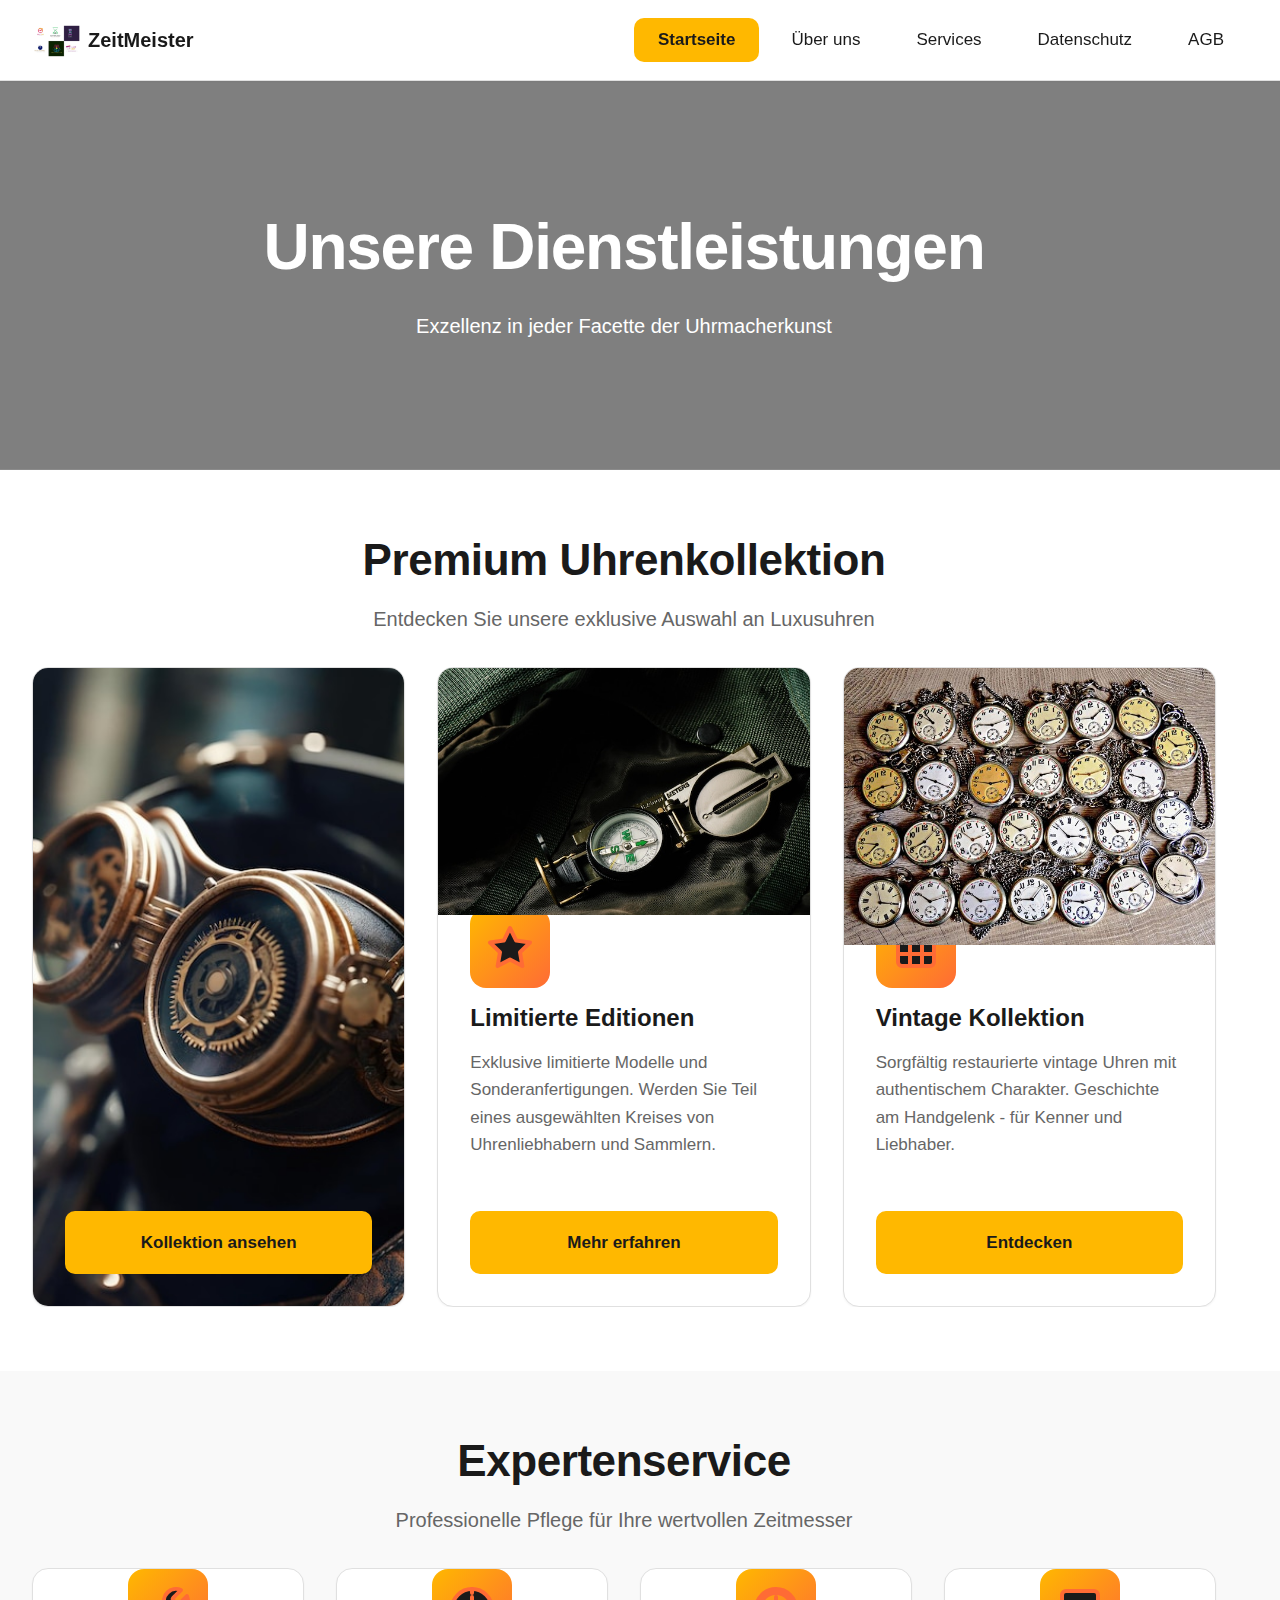
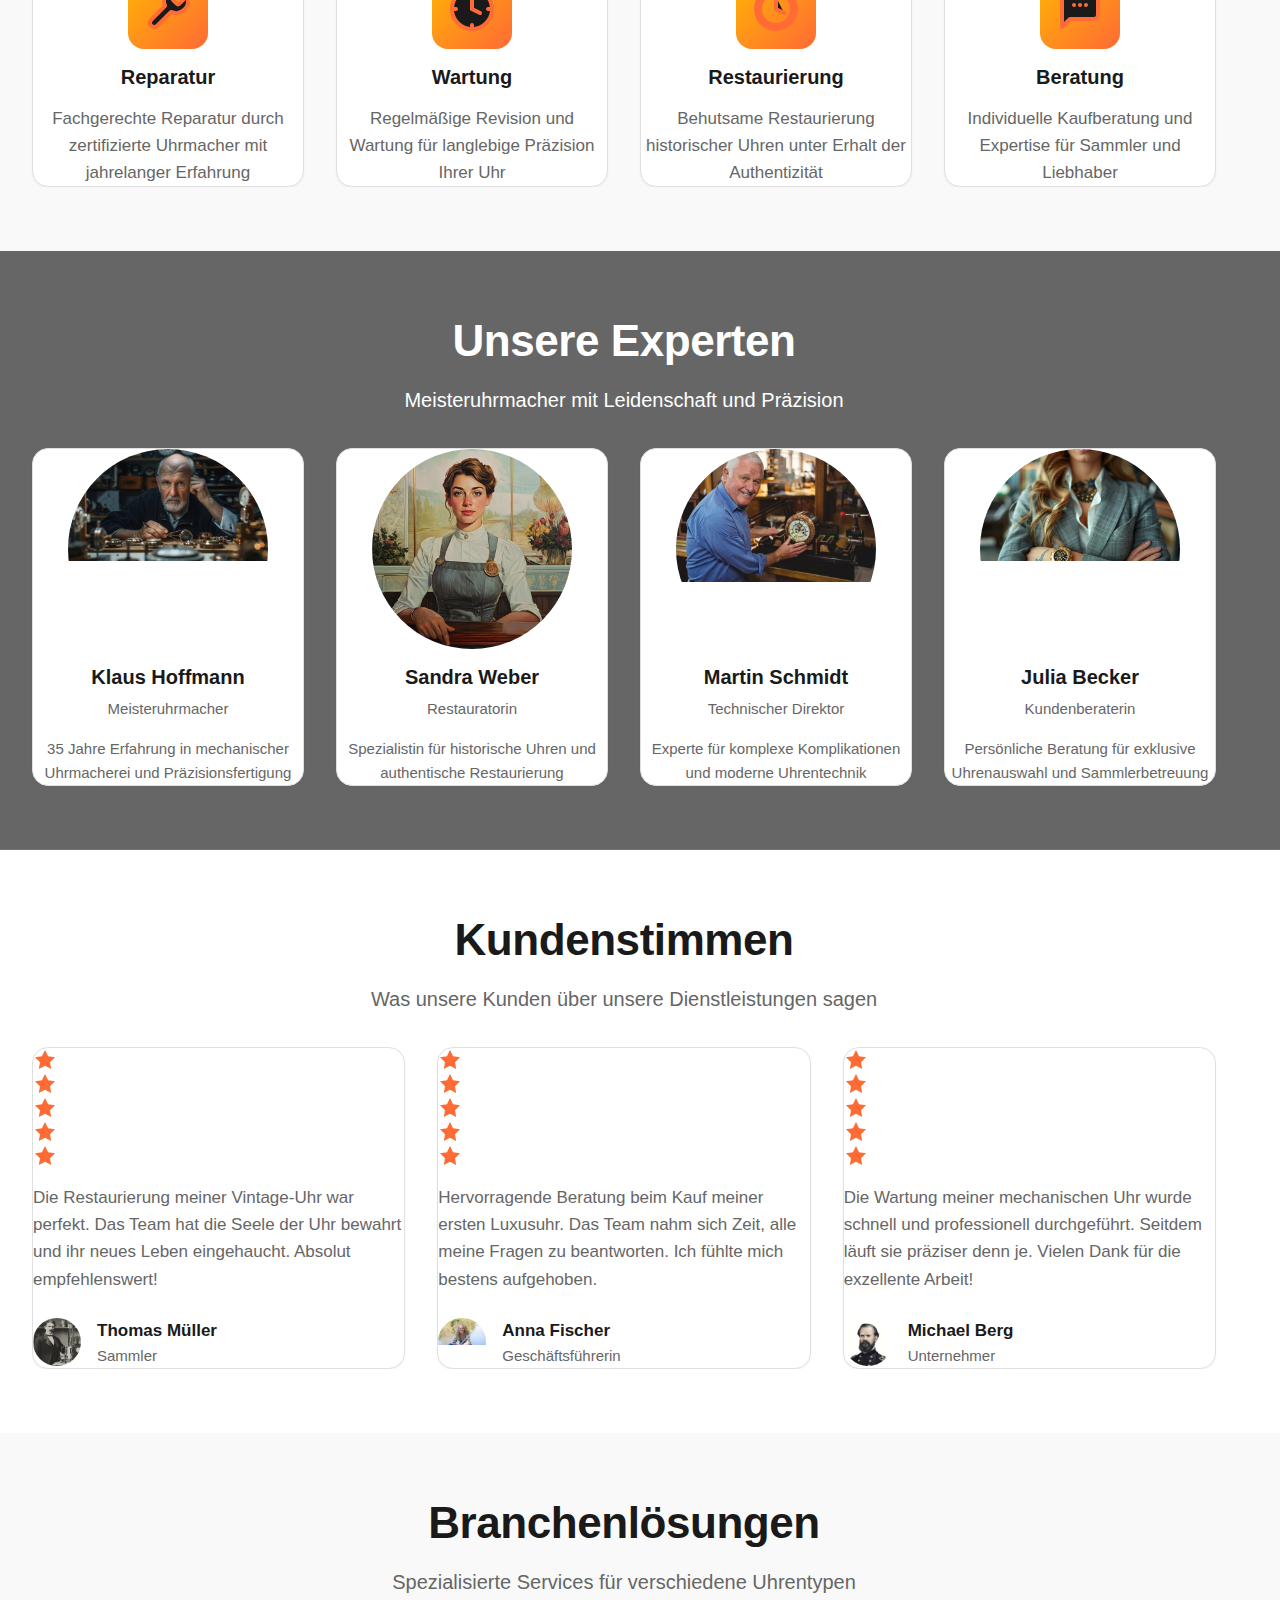
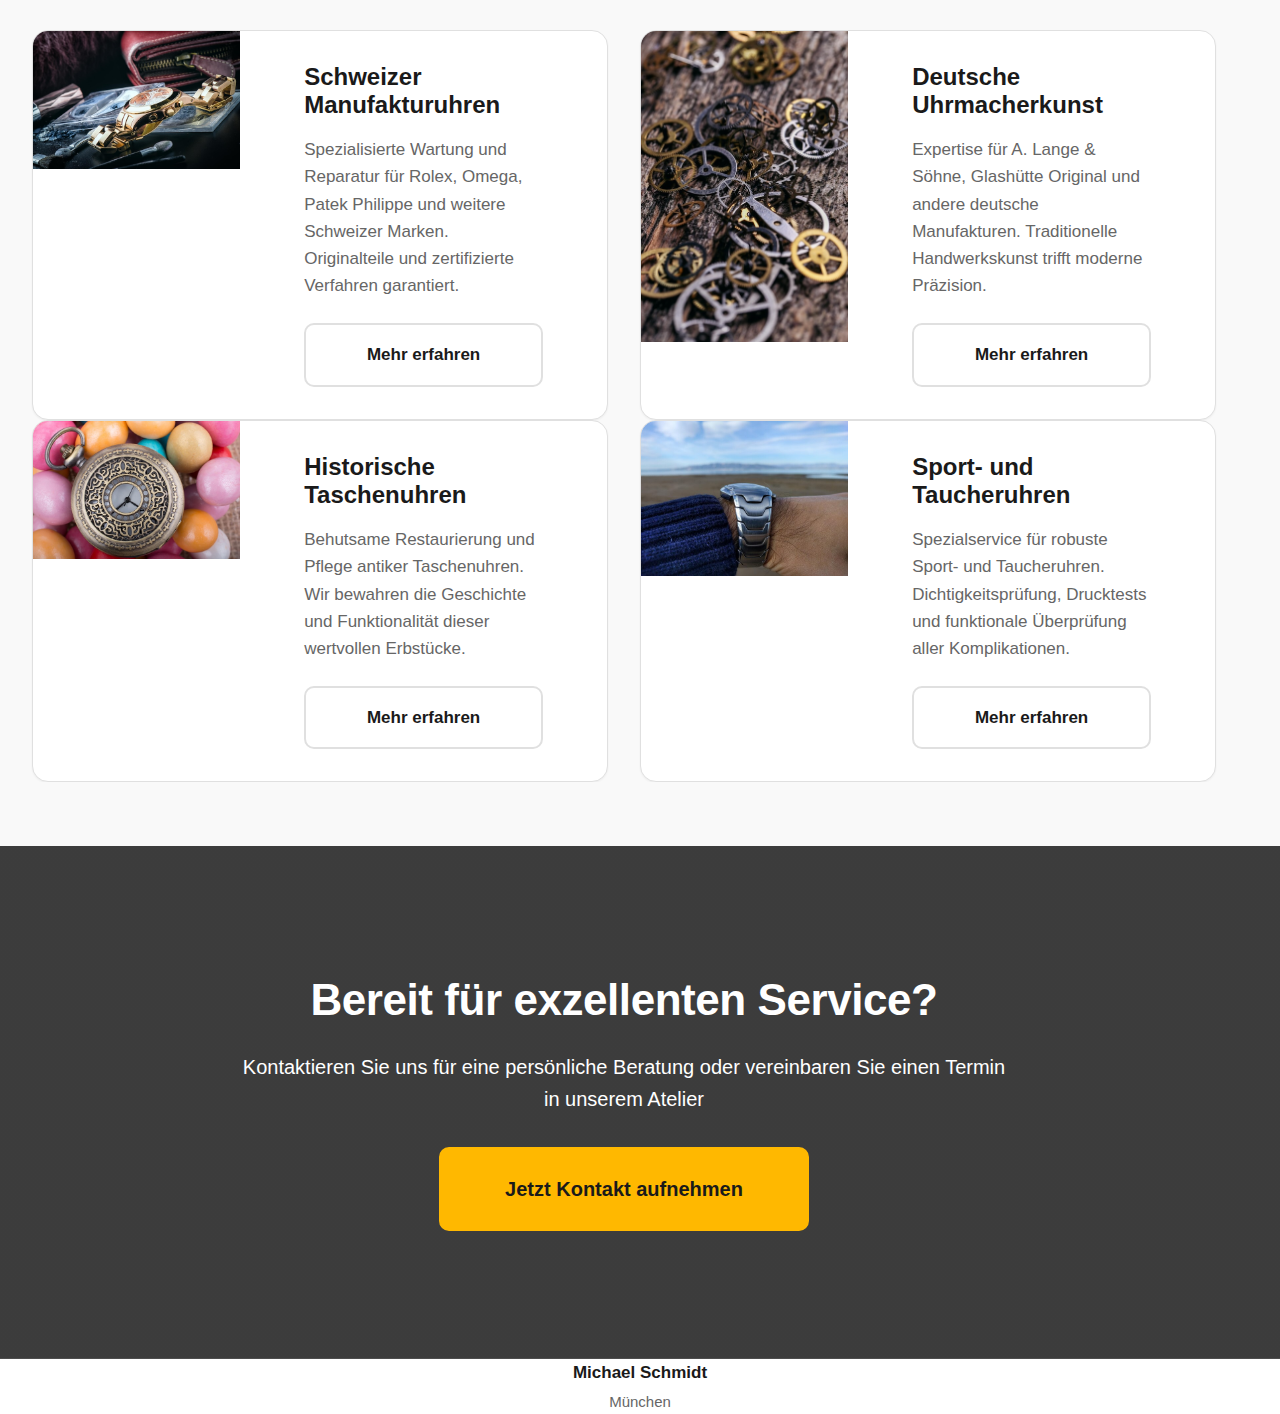
<file: services.html>
<!DOCTYPE html><html lang="de"><head>
  <meta charset="UTF-8">
  <meta name="viewport" content="width=device-width, initial-scale=1.0">
  <meta name="description" content="Entdecken Sie unsere Premium-Uhrenkollektion und Dienstleistungen. Luxusuhren, Reparatur, Wartung und Beratung von Experten.">
  <meta property="og:title" content="Unsere Dienstleistungen - Zeitkunst">
  <meta property="og:description" content="Entdecken Sie unsere Premium-Uhrenkollektion und Dienstleistungen. Luxusuhren, Reparatur, Wartung und Beratung von Experten.">
  <meta property="og:type" content="website">
  <meta property="og:url" content="https://domain.com/services.html">
  <meta property="og:image" content="https://images.unsplash.com/photo-1587836374828-4dbafa94cf0e?w=1200&amp;h=630&amp;fit=crop">
  <link rel="canonical" href="https://domain.com/services.html">
  <title>Unsere Dienstleistungen - Zeitkunst</title>
  <link rel="stylesheet" href="style.css">
  <link rel="icon" type="image/png" href="/favicon.png">
  <link rel="apple-touch-icon" href="/apple-touch-icon.png">
 </head>
 <body>
  <header class="l-header">
   <div class="l-container l-header__inner">
    <div class="l-header__brand">
     <a href="index.html" class="c-logo"> <img src="img/eine-collage-von-logos-fur-zeit-und-zeit-im-jahr.jpg" alt="ZeitMeister Logo" class="c-logo__img" width="150" height="40" decoding="async" loading="eager"> <span class="c-logo__text">ZeitMeister</span> </a>
    </div>
    <nav class="c-nav" id="main-nav" aria-label="Hauptnavigation">
     <button type="button" class="c-nav__toggle" aria-controls="main-nav" aria-expanded="false" aria-label="Menü umschalten"><span class="c-nav__toggle-icon"></span></button>
     <ul class="c-nav__list">
      <li class="c-nav__item"><a href="index.html" class="c-nav__link" aria-current="page">Startseite</a></li>
      <li class="c-nav__item"><a href="about.html" class="c-nav__link">Über uns</a></li>
      <li class="c-nav__item"><a href="services.html" class="c-nav__link">Services</a></li>
      <li class="c-nav__item"><a href="privacy.html" class="c-nav__link">Datenschutz</a></li>
      <li class="c-nav__item"><a href="terms.html" class="c-nav__link">AGB</a></li>
     </ul>
    </nav>
   </div>
  </header>
  <main>
   <section class="l-section l-section--hero" style="background-image: linear-gradient(rgba(0, 0, 0, 0.5), rgba(0, 0, 0, 0.5)), url('https://images.unsplash.com/photo-1587836374828-4dbafa94cf0e?w=1920&amp;h=800&amp;fit=crop'); background-size: cover; background-position: center; background-repeat: no-repeat;">
    <div class="l-container">
     <div class="row justify-content-center text-center py-5">
      <div class="col-12 col-lg-10" data-aos="fade-up">
       <h1 class="display-3 fw-bold text-white mb-4">Unsere Dienstleistungen</h1>
       <p class="lead text-white mb-0">Exzellenz in jeder Facette der Uhrmacherkunst</p>
      </div>
     </div>
    </div>
   </section>
   <section class="l-section py-5">
    <div class="l-container">
     <div class="row mb-5">
      <div class="col-12 text-center" data-aos="fade-up">
       <h2 class="h1 fw-bold mb-3">Premium Uhrenkollektion</h2>
       <p class="lead text-muted">Entdecken Sie unsere exklusive Auswahl an Luxusuhren</p>
      </div>
     </div>
     <div class="row g-4">
      <div class="col-12 col-md-6 col-lg-4" data-aos="fade-up" data-aos-delay="100">
       <div class="c-card h-100 d-flex flex-column">
        <div class="ratio ratio-16x9">
         <img src="img/2857.jpg" alt="Luxusuhren, mechanische Zeitmesser, Premium Kollektion" class="img-fluid" style="object-fit: cover;" width="600" height="400" loading="lazy">
        </div>
        <div class="c-card__body p-4">
         <div class="c-icon-wrapper mb-3">
          <svg class="c-icon" width="48" height="48" viewBox="0 0 24 24" fill="none" xmlns="http://www.w3.org/2000/svg">
           <circle cx="12" cy="12" r="10" stroke="#FF6B35" stroke-width="2"></circle> <path d="M12 6V12L16 14" stroke="#FF6B35" stroke-width="2" stroke-linecap="round"></path>
          </svg>
         </div>
         <h3 class="h4 fw-bold mb-3">Mechanische Meisterwerke</h3>
         <p class="text-muted mb-4">Handverlesene mechanische Uhren von renommierten Manufakturen. Jedes Stück ein Kunstwerk präziser Ingenieurskunst und zeitloser Eleganz.</p>
         <a href="index.html#kontakt" class="c-button c-button--primary mt-auto">Kollektion ansehen</a>
        </div>
       </div>
      </div>
      <div class="col-12 col-md-6 col-lg-4" data-aos="fade-up" data-aos-delay="200">
       <div class="c-card h-100 d-flex flex-column">
        <div class="ratio ratio-16x9">
         <img src="img/1937.jpg" alt="Automatikuhren, Schweizer Uhren, Premium Zeitmesser" class="img-fluid" style="object-fit: cover;" width="600" height="400" loading="lazy">
        </div>
        <div class="c-card__body p-4">
         <div class="c-icon-wrapper mb-3">
          <svg class="c-icon" width="48" height="48" viewBox="0 0 24 24" fill="none" xmlns="http://www.w3.org/2000/svg">
           <path d="M12 2L15.09 8.26L22 9.27L17 14.14L18.18 21.02L12 17.77L5.82 21.02L7 14.14L2 9.27L8.91 8.26L12 2Z" stroke="#FF6B35" stroke-width="2" stroke-linecap="round" stroke-linejoin="round"></path>
          </svg>
         </div>
         <h3 class="h4 fw-bold mb-3">Limitierte Editionen</h3>
         <p class="text-muted mb-4">Exklusive limitierte Modelle und Sonderanfertigungen. Werden Sie Teil eines ausgewählten Kreises von Uhrenliebhabern und Sammlern.</p>
         <a href="index.html#kontakt" class="c-button c-button--primary mt-auto">Mehr erfahren</a>
        </div>
       </div>
      </div>
      <div class="col-12 col-md-6 col-lg-4" data-aos="fade-up" data-aos-delay="300">
       <div class="c-card h-100 d-flex flex-column">
        <div class="ratio ratio-16x9">
         <img src="img/20110202.jpg" alt="Vintage Uhren, Klassische Zeitmesser, Antike Uhren" class="img-fluid" style="object-fit: cover;" width="600" height="400" loading="lazy">
        </div>
        <div class="c-card__body p-4">
         <div class="c-icon-wrapper mb-3">
          <svg class="c-icon" width="48" height="48" viewBox="0 0 24 24" fill="none" xmlns="http://www.w3.org/2000/svg">
           <rect x="3" y="3" width="18" height="18" rx="2" stroke="#FF6B35" stroke-width="2"></rect> <path d="M9 3V21M15 3V21M3 9H21M3 15H21" stroke="#FF6B35" stroke-width="2"></path>
          </svg>
         </div>
         <h3 class="h4 fw-bold mb-3">Vintage Kollektion</h3>
         <p class="text-muted mb-4">Sorgfältig restaurierte vintage Uhren mit authentischem Charakter. Geschichte am Handgelenk - für Kenner und Liebhaber.</p>
         <a href="index.html#kontakt" class="c-button c-button--primary mt-auto">Entdecken</a>
        </div>
       </div>
      </div>
     </div>
    </div>
   </section>
   <section class="l-section py-5" style="background-color: #f9f9f9;">
    <div class="l-container">
     <div class="row mb-5">
      <div class="col-12 text-center" data-aos="fade-up">
       <h2 class="h1 fw-bold mb-3">Expertenservice</h2>
       <p class="lead text-muted">Professionelle Pflege für Ihre wertvollen Zeitmesser</p>
      </div>
     </div>
     <div class="row g-4">
      <div class="col-12 col-md-6 col-lg-3" data-aos="fade-up" data-aos-delay="100">
       <div class="c-card h-100 text-center p-4">
        <div class="c-icon-wrapper mb-3 mx-auto">
         <svg class="c-icon" width="64" height="64" viewBox="0 0 24 24" fill="none" xmlns="http://www.w3.org/2000/svg">
          <path d="M14.7 6.3a1 1 0 0 0 0 1.4l1.6 1.6a1 1 0 0 0 1.4 0l3.77-3.77a6 6 0 0 1-7.94 7.94l-6.91 6.91a2.12 2.12 0 0 1-3-3l6.91-6.91a6 6 0 0 1 7.94-7.94l-3.76 3.76z" stroke="#FF6B35" stroke-width="2" stroke-linecap="round" stroke-linejoin="round"></path>
         </svg>
        </div>
        <h3 class="h5 fw-bold mb-3">Reparatur</h3>
        <p class="text-muted mb-0">Fachgerechte Reparatur durch zertifizierte Uhrmacher mit jahrelanger Erfahrung</p>
       </div>
      </div>
      <div class="col-12 col-md-6 col-lg-3" data-aos="fade-up" data-aos-delay="200">
       <div class="c-card h-100 text-center p-4">
        <div class="c-icon-wrapper mb-3 mx-auto">
         <svg class="c-icon" width="64" height="64" viewBox="0 0 24 24" fill="none" xmlns="http://www.w3.org/2000/svg">
          <circle cx="12" cy="12" r="10" stroke="#FF6B35" stroke-width="2"></circle> <path d="M12 6v6l4 2" stroke="#FF6B35" stroke-width="2" stroke-linecap="round"></path> <path d="M12 2v2M12 20v2M2 12h2M20 12h2" stroke="#FF6B35" stroke-width="2" stroke-linecap="round"></path>
         </svg>
        </div>
        <h3 class="h5 fw-bold mb-3">Wartung</h3>
        <p class="text-muted mb-0">Regelmäßige Revision und Wartung für langlebige Präzision Ihrer Uhr</p>
       </div>
      </div>
      <div class="col-12 col-md-6 col-lg-3" data-aos="fade-up" data-aos-delay="300">
       <div class="c-card h-100 text-center p-4">
        <div class="c-icon-wrapper mb-3 mx-auto">
         <svg class="c-icon" width="64" height="64" viewBox="0 0 24 24" fill="none" xmlns="http://www.w3.org/2000/svg">
          <path d="M12 2C6.48 2 2 6.48 2 12s4.48 10 10 10 10-4.48 10-10S17.52 2 12 2zm0 18c-4.41 0-8-3.59-8-8s3.59-8 8-8 8 3.59 8 8-3.59 8-8 8z" stroke="#FF6B35" stroke-width="2"></path> <path d="M12 6v6l4 2" stroke="#FF6B35" stroke-width="2" stroke-linecap="round"></path>
         </svg>
        </div>
        <h3 class="h5 fw-bold mb-3">Restaurierung</h3>
        <p class="text-muted mb-0">Behutsame Restaurierung historischer Uhren unter Erhalt der Authentizität</p>
       </div>
      </div>
      <div class="col-12 col-md-6 col-lg-3" data-aos="fade-up" data-aos-delay="400">
       <div class="c-card h-100 text-center p-4">
        <div class="c-icon-wrapper mb-3 mx-auto">
         <svg class="c-icon" width="64" height="64" viewBox="0 0 24 24" fill="none" xmlns="http://www.w3.org/2000/svg">
          <path d="M21 15a2 2 0 0 1-2 2H7l-4 4V5a2 2 0 0 1 2-2h14a2 2 0 0 1 2 2z" stroke="#FF6B35" stroke-width="2" stroke-linecap="round" stroke-linejoin="round"></path> <circle cx="9" cy="10" r="1" fill="#FF6B35"></circle> <circle cx="12" cy="10" r="1" fill="#FF6B35"></circle> <circle cx="15" cy="10" r="1" fill="#FF6B35"></circle>
         </svg>
        </div>
        <h3 class="h5 fw-bold mb-3">Beratung</h3>
        <p class="text-muted mb-0">Individuelle Kaufberatung und Expertise für Sammler und Liebhaber</p>
       </div>
      </div>
     </div>
    </div>
   </section>
   <section class="l-section py-5" style="background-image: linear-gradient(rgba(0, 0, 0, 0.6), rgba(0, 0, 0, 0.6)), url('https://images.unsplash.com/photo-1611088568357-f6b5b6a0b6f3?w=1920&amp;h=800&amp;fit=crop'); background-size: cover; background-position: center; background-repeat: no-repeat;">
    <div class="l-container">
     <div class="row mb-5">
      <div class="col-12 text-center" data-aos="fade-up">
       <h2 class="h1 fw-bold mb-3 text-white">Unsere Experten</h2>
       <p class="lead text-white">Meisteruhrmacher mit Leidenschaft und Präzision</p>
      </div>
     </div>
     <div class="row g-4">
      <div class="col-12 col-md-6 col-lg-3" data-aos="fade-up" data-aos-delay="100">
       <div class="c-card h-100 text-center p-4">
        <div class="ratio ratio-1x1 mb-3 mx-auto" style="max-width: 200px; border-radius: 50%; overflow: hidden;">
         <img src="img/476490.jpg" alt="Klaus Hoffmann, Meisteruhrmacher, Experte" class="img-fluid" style="object-fit: cover;" width="400" height="400" loading="lazy">
        </div>
        <h3 class="h5 fw-bold mb-2">Klaus Hoffmann</h3>
        <p class="text-muted small mb-3">Meisteruhrmacher</p>
        <p class="small text-muted mb-0">35 Jahre Erfahrung in mechanischer Uhrmacherei und Präzisionsfertigung</p>
       </div>
      </div>
      <div class="col-12 col-md-6 col-lg-3" data-aos="fade-up" data-aos-delay="200">
       <div class="c-card h-100 text-center p-4">
        <div class="ratio ratio-1x1 mb-3 mx-auto" style="max-width: 200px; border-radius: 50%; overflow: hidden;">
         <img src="img/8871.jpg" alt="Sandra Weber, Restauratorin, Vintage Expertin" class="img-fluid" style="object-fit: cover;" width="400" height="400" loading="lazy">
        </div>
        <h3 class="h5 fw-bold mb-2">Sandra Weber</h3>
        <p class="text-muted small mb-3">Restauratorin</p>
        <p class="small text-muted mb-0">Spezialistin für historische Uhren und authentische Restaurierung</p>
       </div>
      </div>
      <div class="col-12 col-md-6 col-lg-3" data-aos="fade-up" data-aos-delay="300">
       <div class="c-card h-100 text-center p-4">
        <div class="ratio ratio-1x1 mb-3 mx-auto" style="max-width: 200px; border-radius: 50%; overflow: hidden;">
         <img src="img/69133.jpg" alt="Martin Schmidt, Technischer Direktor, Uhrentechnik" class="img-fluid" style="object-fit: cover;" width="400" height="400" loading="lazy">
        </div>
        <h3 class="h5 fw-bold mb-2">Martin Schmidt</h3>
        <p class="text-muted small mb-3">Technischer Direktor</p>
        <p class="small text-muted mb-0">Experte für komplexe Komplikationen und moderne Uhrentechnik</p>
       </div>
      </div>
      <div class="col-12 col-md-6 col-lg-3" data-aos="fade-up" data-aos-delay="400">
       <div class="c-card h-100 text-center p-4">
        <div class="ratio ratio-1x1 mb-3 mx-auto" style="max-width: 200px; border-radius: 50%; overflow: hidden;">
         <img src="img/1152.jpg" alt="Julia Becker, Kundenberaterin, Luxusuhren" class="img-fluid" style="object-fit: cover;" width="400" height="400" loading="lazy">
        </div>
        <h3 class="h5 fw-bold mb-2">Julia Becker</h3>
        <p class="text-muted small mb-3">Kundenberaterin</p>
        <p class="small text-muted mb-0">Persönliche Beratung für exklusive Uhrenauswahl und Sammlerbetreuung</p>
       </div>
      </div>
     </div>
    </div>
   </section>
   <section class="l-section py-5">
    <div class="l-container">
     <div class="row mb-5">
      <div class="col-12 text-center" data-aos="fade-up">
       <h2 class="h1 fw-bold mb-3">Kundenstimmen</h2>
       <p class="lead text-muted">Was unsere Kunden über unsere Dienstleistungen sagen</p>
      </div>
     </div>
     <div class="row g-4">
      <div class="col-12 col-lg-4" data-aos="fade-up" data-aos-delay="100">
       <div class="c-card h-100 p-4">
        <div class="mb-3">
         <svg width="24" height="24" viewBox="0 0 24 24" fill="#FF6B35" xmlns="http://www.w3.org/2000/svg">
          <path d="M12 2L15.09 8.26L22 9.27L17 14.14L18.18 21.02L12 17.77L5.82 21.02L7 14.14L2 9.27L8.91 8.26L12 2Z"></path>
         </svg>
         <svg width="24" height="24" viewBox="0 0 24 24" fill="#FF6B35" xmlns="http://www.w3.org/2000/svg">
          <path d="M12 2L15.09 8.26L22 9.27L17 14.14L18.18 21.02L12 17.77L5.82 21.02L7 14.14L2 9.27L8.91 8.26L12 2Z"></path>
         </svg>
         <svg width="24" height="24" viewBox="0 0 24 24" fill="#FF6B35" xmlns="http://www.w3.org/2000/svg">
          <path d="M12 2L15.09 8.26L22 9.27L17 14.14L18.18 21.02L12 17.77L5.82 21.02L7 14.14L2 9.27L8.91 8.26L12 2Z"></path>
         </svg>
         <svg width="24" height="24" viewBox="0 0 24 24" fill="#FF6B35" xmlns="http://www.w3.org/2000/svg">
          <path d="M12 2L15.09 8.26L22 9.27L17 14.14L18.18 21.02L12 17.77L5.82 21.02L7 14.14L2 9.27L8.91 8.26L12 2Z"></path>
         </svg>
         <svg width="24" height="24" viewBox="0 0 24 24" fill="#FF6B35" xmlns="http://www.w3.org/2000/svg">
          <path d="M12 2L15.09 8.26L22 9.27L17 14.14L18.18 21.02L12 17.77L5.82 21.02L7 14.14L2 9.27L8.91 8.26L12 2Z"></path>
         </svg>
        </div>
        <p class="text-muted mb-4">Die Restaurierung meiner Vintage-Uhr war perfekt. Das Team hat die Seele der Uhr bewahrt und ihr neues Leben eingehaucht. Absolut empfehlenswert!</p>
        <div class="d-flex align-items-center">
         <div class="ratio ratio-1x1 me-3" style="width: 48px; height: 48px; border-radius: 50%; overflow: hidden; flex-shrink: 0;">
          <img src="img/52659.jpg" alt="Thomas Müller" class="img-fluid" style="object-fit: cover;" width="100" height="100" loading="lazy">
         </div>
         <div>
          <p class="fw-bold mb-0">Thomas Müller</p>
          <p class="small text-muted mb-0">Sammler</p>
         </div>
        </div>
       </div>
      </div>
      <div class="col-12 col-lg-4" data-aos="fade-up" data-aos-delay="200">
       <div class="c-card h-100 p-4">
        <div class="mb-3">
         <svg width="24" height="24" viewBox="0 0 24 24" fill="#FF6B35" xmlns="http://www.w3.org/2000/svg">
          <path d="M12 2L15.09 8.26L22 9.27L17 14.14L18.18 21.02L12 17.77L5.82 21.02L7 14.14L2 9.27L8.91 8.26L12 2Z"></path>
         </svg>
         <svg width="24" height="24" viewBox="0 0 24 24" fill="#FF6B35" xmlns="http://www.w3.org/2000/svg">
          <path d="M12 2L15.09 8.26L22 9.27L17 14.14L18.18 21.02L12 17.77L5.82 21.02L7 14.14L2 9.27L8.91 8.26L12 2Z"></path>
         </svg>
         <svg width="24" height="24" viewBox="0 0 24 24" fill="#FF6B35" xmlns="http://www.w3.org/2000/svg">
          <path d="M12 2L15.09 8.26L22 9.27L17 14.14L18.18 21.02L12 17.77L5.82 21.02L7 14.14L2 9.27L8.91 8.26L12 2Z"></path>
         </svg>
         <svg width="24" height="24" viewBox="0 0 24 24" fill="#FF6B35" xmlns="http://www.w3.org/2000/svg">
          <path d="M12 2L15.09 8.26L22 9.27L17 14.14L18.18 21.02L12 17.77L5.82 21.02L7 14.14L2 9.27L8.91 8.26L12 2Z"></path>
         </svg>
         <svg width="24" height="24" viewBox="0 0 24 24" fill="#FF6B35" xmlns="http://www.w3.org/2000/svg">
          <path d="M12 2L15.09 8.26L22 9.27L17 14.14L18.18 21.02L12 17.77L5.82 21.02L7 14.14L2 9.27L8.91 8.26L12 2Z"></path>
         </svg>
        </div>
        <p class="text-muted mb-4">Hervorragende Beratung beim Kauf meiner ersten Luxusuhr. Das Team nahm sich Zeit, alle meine Fragen zu beantworten. Ich fühlte mich bestens aufgehoben.</p>
        <div class="d-flex align-items-center">
         <div class="ratio ratio-1x1 me-3" style="width: 48px; height: 48px; border-radius: 50%; overflow: hidden; flex-shrink: 0;">
          <img src="img/23632573.jpg" alt="Anna Fischer" class="img-fluid" style="object-fit: cover;" width="100" height="100" loading="lazy">
         </div>
         <div>
          <p class="fw-bold mb-0">Anna Fischer</p>
          <p class="small text-muted mb-0">Geschäftsführerin</p>
         </div>
        </div>
       </div>
      </div>
      <div class="col-12 col-lg-4" data-aos="fade-up" data-aos-delay="300">
       <div class="c-card h-100 p-4">
        <div class="mb-3">
         <svg width="24" height="24" viewBox="0 0 24 24" fill="#FF6B35" xmlns="http://www.w3.org/2000/svg">
          <path d="M12 2L15.09 8.26L22 9.27L17 14.14L18.18 21.02L12 17.77L5.82 21.02L7 14.14L2 9.27L8.91 8.26L12 2Z"></path>
         </svg>
         <svg width="24" height="24" viewBox="0 0 24 24" fill="#FF6B35" xmlns="http://www.w3.org/2000/svg">
          <path d="M12 2L15.09 8.26L22 9.27L17 14.14L18.18 21.02L12 17.77L5.82 21.02L7 14.14L2 9.27L8.91 8.26L12 2Z"></path>
         </svg>
         <svg width="24" height="24" viewBox="0 0 24 24" fill="#FF6B35" xmlns="http://www.w3.org/2000/svg">
          <path d="M12 2L15.09 8.26L22 9.27L17 14.14L18.18 21.02L12 17.77L5.82 21.02L7 14.14L2 9.27L8.91 8.26L12 2Z"></path>
         </svg>
         <svg width="24" height="24" viewBox="0 0 24 24" fill="#FF6B35" xmlns="http://www.w3.org/2000/svg">
          <path d="M12 2L15.09 8.26L22 9.27L17 14.14L18.18 21.02L12 17.77L5.82 21.02L7 14.14L2 9.27L8.91 8.26L12 2Z"></path>
         </svg>
         <svg width="24" height="24" viewBox="0 0 24 24" fill="#FF6B35" xmlns="http://www.w3.org/2000/svg">
          <path d="M12 2L15.09 8.26L22 9.27L17 14.14L18.18 21.02L12 17.77L5.82 21.02L7 14.14L2 9.27L8.91 8.26L12 2Z"></path>
         </svg>
        </div>
        <p class="text-muted mb-4">Die Wartung meiner mechanischen Uhr wurde schnell und professionell durchgeführt. Seitdem läuft sie präziser denn je. Vielen Dank für die exzellente Arbeit!</p>
        <div class="d-flex align-items-center">
         <div class="ratio ratio-1x1 me-3" style="width: 48px; height: 48px; border-radius: 50%; overflow: hidden; flex-shrink: 0;">
          <img src="img/1687.jpg" alt="Michael Berg" class="img-fluid" style="object-fit: cover;" width="100" height="100" loading="lazy">
         </div>
         <div>
          <p class="fw-bold mb-0">Michael Berg</p>
          <p class="small text-muted mb-0">Unternehmer</p>
         </div>
        </div>
       </div>
      </div>
     </div>
    </div>
   </section>
   <section class="l-section py-5" style="background-color: #f9f9f9;">
    <div class="l-container">
     <div class="row mb-5">
      <div class="col-12 text-center" data-aos="fade-up">
       <h2 class="h1 fw-bold mb-3">Branchenlösungen</h2>
       <p class="lead text-muted">Spezialisierte Services für verschiedene Uhrentypen</p>
      </div>
     </div>
     <div class="row g-4">
      <div class="col-12 col-md-6" data-aos="fade-up" data-aos-delay="100">
       <div class="c-card h-100">
        <div class="row g-0 h-100">
         <div class="col-md-5">
          <div class="ratio ratio-4x3 h-100">
           <img src="img/2349.jpg" alt="Schweizer Uhren, Luxusuhren, Präzisionsuhren" class="img-fluid" style="object-fit: cover;" width="600" height="400" loading="lazy">
          </div>
         </div>
         <div class="col-md-7">
          <div class="c-card__body p-4 d-flex flex-column h-100">
           <h3 class="h4 fw-bold mb-3">Schweizer Manufakturuhren</h3>
           <p class="text-muted mb-4">Spezialisierte Wartung und Reparatur für Rolex, Omega, Patek Philippe und weitere Schweizer Marken. Originalteile und zertifizierte Verfahren garantiert.</p>
           <a href="index.html#kontakt" class="c-button c-button--outline mt-auto">Mehr erfahren</a>
          </div>
         </div>
        </div>
       </div>
      </div>
      <div class="col-12 col-md-6" data-aos="fade-up" data-aos-delay="200">
       <div class="c-card h-100">
        <div class="row g-0 h-100">
         <div class="col-md-5">
          <div class="ratio ratio-4x3 h-100">
           <img src="img/1591.jpg" alt="Deutsche Uhren, Glashütte, Präzisionsuhrwerke" class="img-fluid" style="object-fit: cover;" width="600" height="400" loading="lazy">
          </div>
         </div>
         <div class="col-md-7">
          <div class="c-card__body p-4 d-flex flex-column h-100">
           <h3 class="h4 fw-bold mb-3">Deutsche Uhrmacherkunst</h3>
           <p class="text-muted mb-4">Expertise für A. Lange &amp; Söhne, Glashütte Original und andere deutsche Manufakturen. Traditionelle Handwerkskunst trifft moderne Präzision.</p>
           <a href="index.html#kontakt" class="c-button c-button--outline mt-auto">Mehr erfahren</a>
          </div>
         </div>
        </div>
       </div>
      </div>
      <div class="col-12 col-md-6" data-aos="fade-up" data-aos-delay="300">
       <div class="c-card h-100">
        <div class="row g-0 h-100">
         <div class="col-md-5">
          <div class="ratio ratio-4x3 h-100">
           <img src="img/12832.jpg" alt="Taschenuhren, Antike Uhren, Vintage Zeitmesser" class="img-fluid" style="object-fit: cover;" width="600" height="400" loading="lazy">
          </div>
         </div>
         <div class="col-md-7">
          <div class="c-card__body p-4 d-flex flex-column h-100">
           <h3 class="h4 fw-bold mb-3">Historische Taschenuhren</h3>
           <p class="text-muted mb-4">Behutsame Restaurierung und Pflege antiker Taschenuhren. Wir bewahren die Geschichte und Funktionalität dieser wertvollen Erbstücke.</p>
           <a href="index.html#kontakt" class="c-button c-button--outline mt-auto">Mehr erfahren</a>
          </div>
         </div>
        </div>
       </div>
      </div>
      <div class="col-12 col-md-6" data-aos="fade-up" data-aos-delay="400">
       <div class="c-card h-100">
        <div class="row g-0 h-100">
         <div class="col-md-5">
          <div class="ratio ratio-4x3 h-100">
           <img src="img/2929255.jpg" alt="Sportuhren, Taucheruhren, Robuste Zeitmesser" class="img-fluid" style="object-fit: cover;" width="600" height="400" loading="lazy">
          </div>
         </div>
         <div class="col-md-7">
          <div class="c-card__body p-4 d-flex flex-column h-100">
           <h3 class="h4 fw-bold mb-3">Sport- und Taucheruhren</h3>
           <p class="text-muted mb-4">Spezialservice für robuste Sport- und Taucheruhren. Dichtigkeitsprüfung, Drucktests und funktionale Überprüfung aller Komplikationen.</p>
           <a href="index.html#kontakt" class="c-button c-button--outline mt-auto">Mehr erfahren</a>
          </div>
         </div>
        </div>
       </div>
      </div>
     </div>
    </div>
   </section>
   <section class="l-section py-5" style="background-image: linear-gradient(rgba(26, 26, 26, 0.85), rgba(26, 26, 26, 0.85)), url('https://images.unsplash.com/photo-1509048191080-d2984bad6ae5?w=1920&amp;h=600&amp;fit=crop'); background-size: cover; background-position: center; background-repeat: no-repeat;">
    <div class="l-container">
     <div class="row justify-content-center text-center py-5">
      <div class="col-12 col-lg-8" data-aos="fade-up">
       <h2 class="h1 fw-bold text-white mb-4">Bereit für exzellenten Service?</h2>
       <p class="lead text-white mb-5">Kontaktieren Sie uns für eine persönliche Beratung oder vereinbaren Sie einen Termin in unserem Atelier</p>
       <a href="index.html#kontakt" class="c-button c-button--primary c-button--large">Jetzt Kontakt aufnehmen</a>
      </div>
     </div>
    </div>
   </section>
  </main>
  <footer class="c-testimonial__author">
   <cite class="c-testimonial__name">Michael Schmidt</cite> <span class="c-testimonial__location">München</span>
  </footer>
  <script src="script.js" defer=""></script>
 
</body></html>
</file>
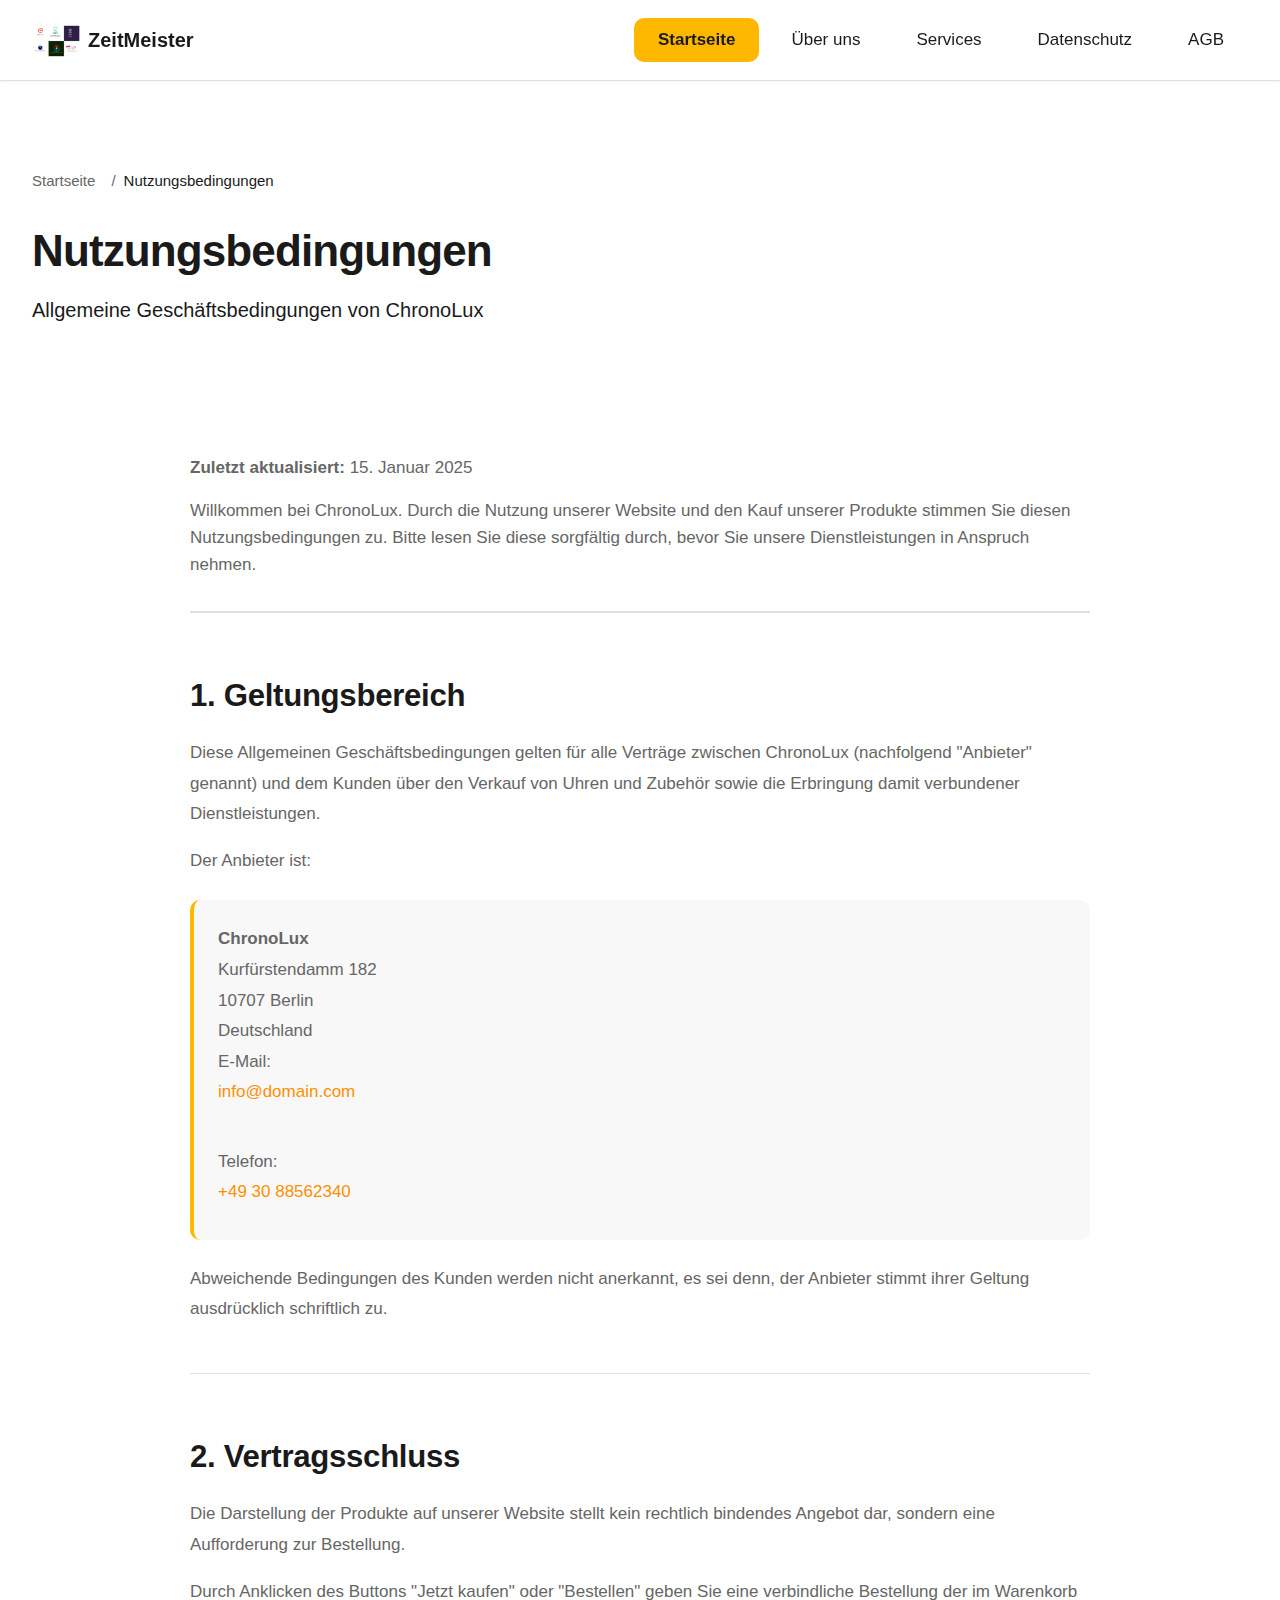
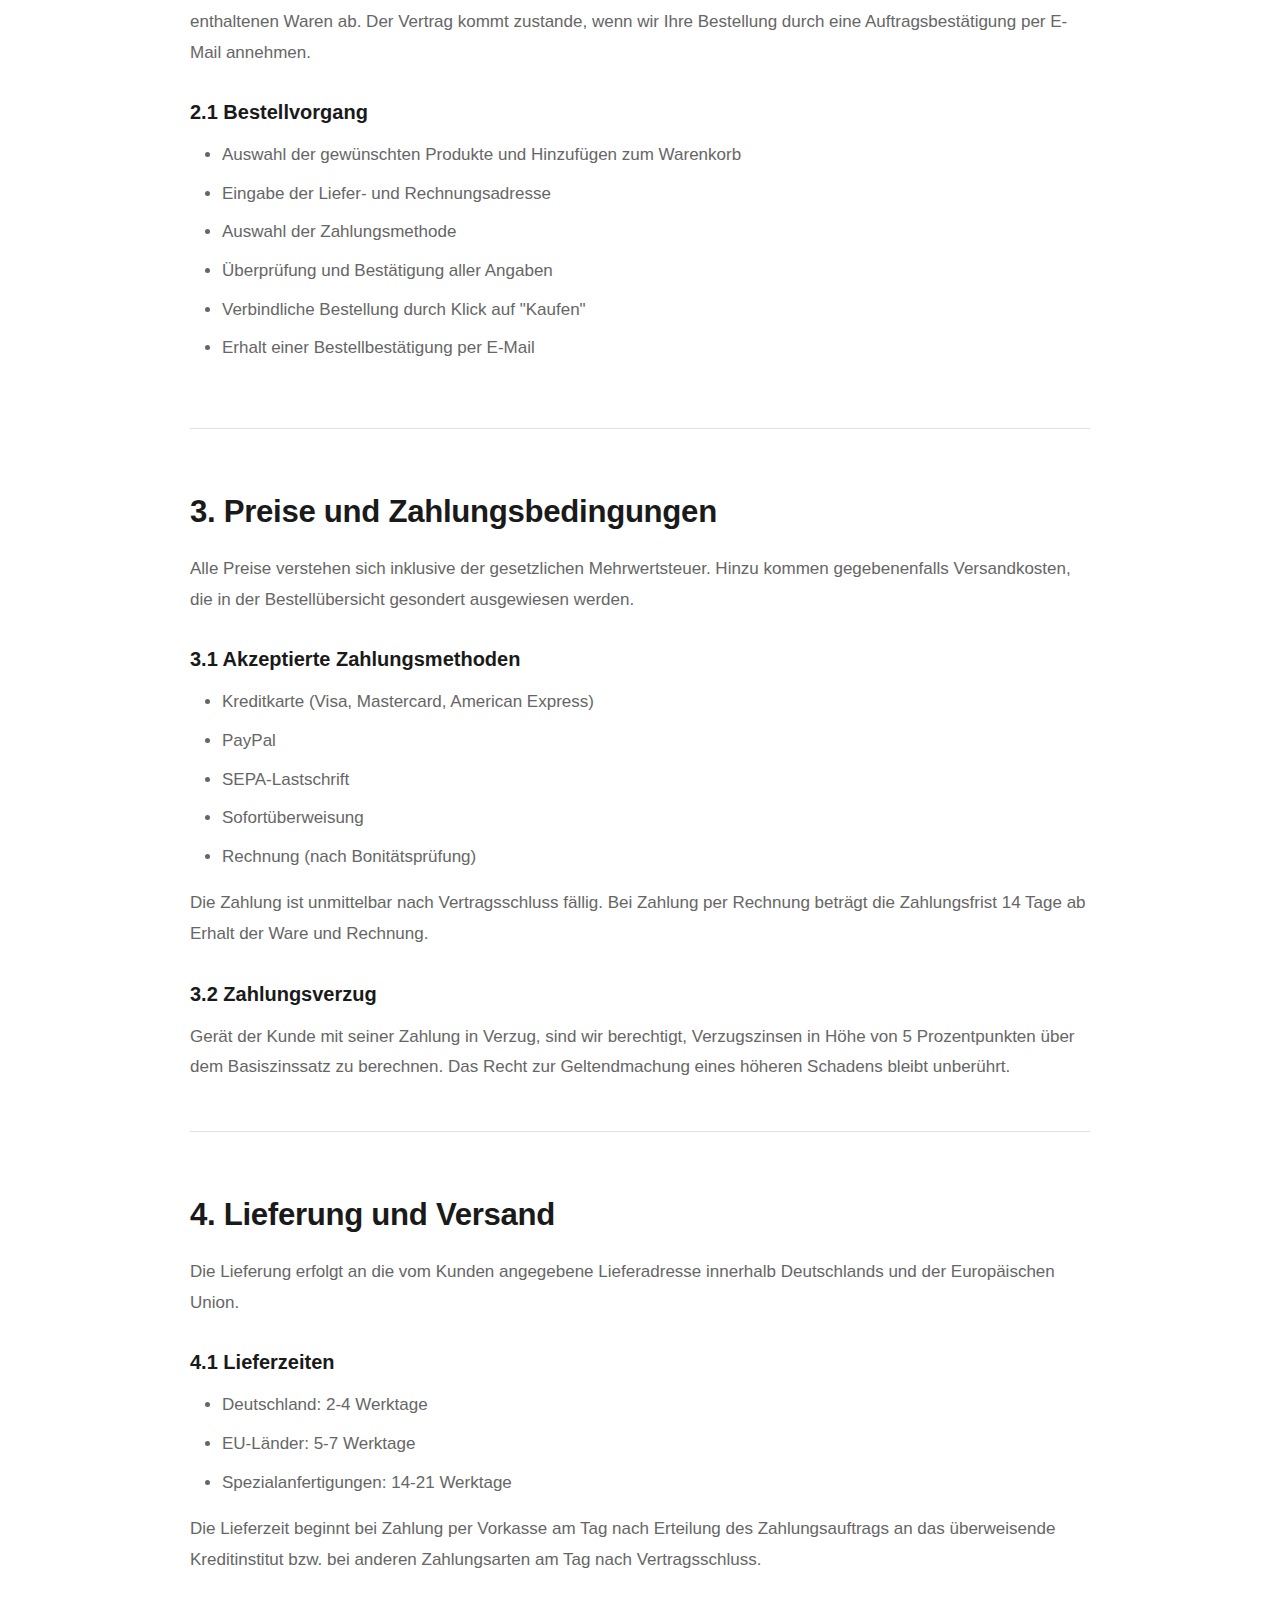
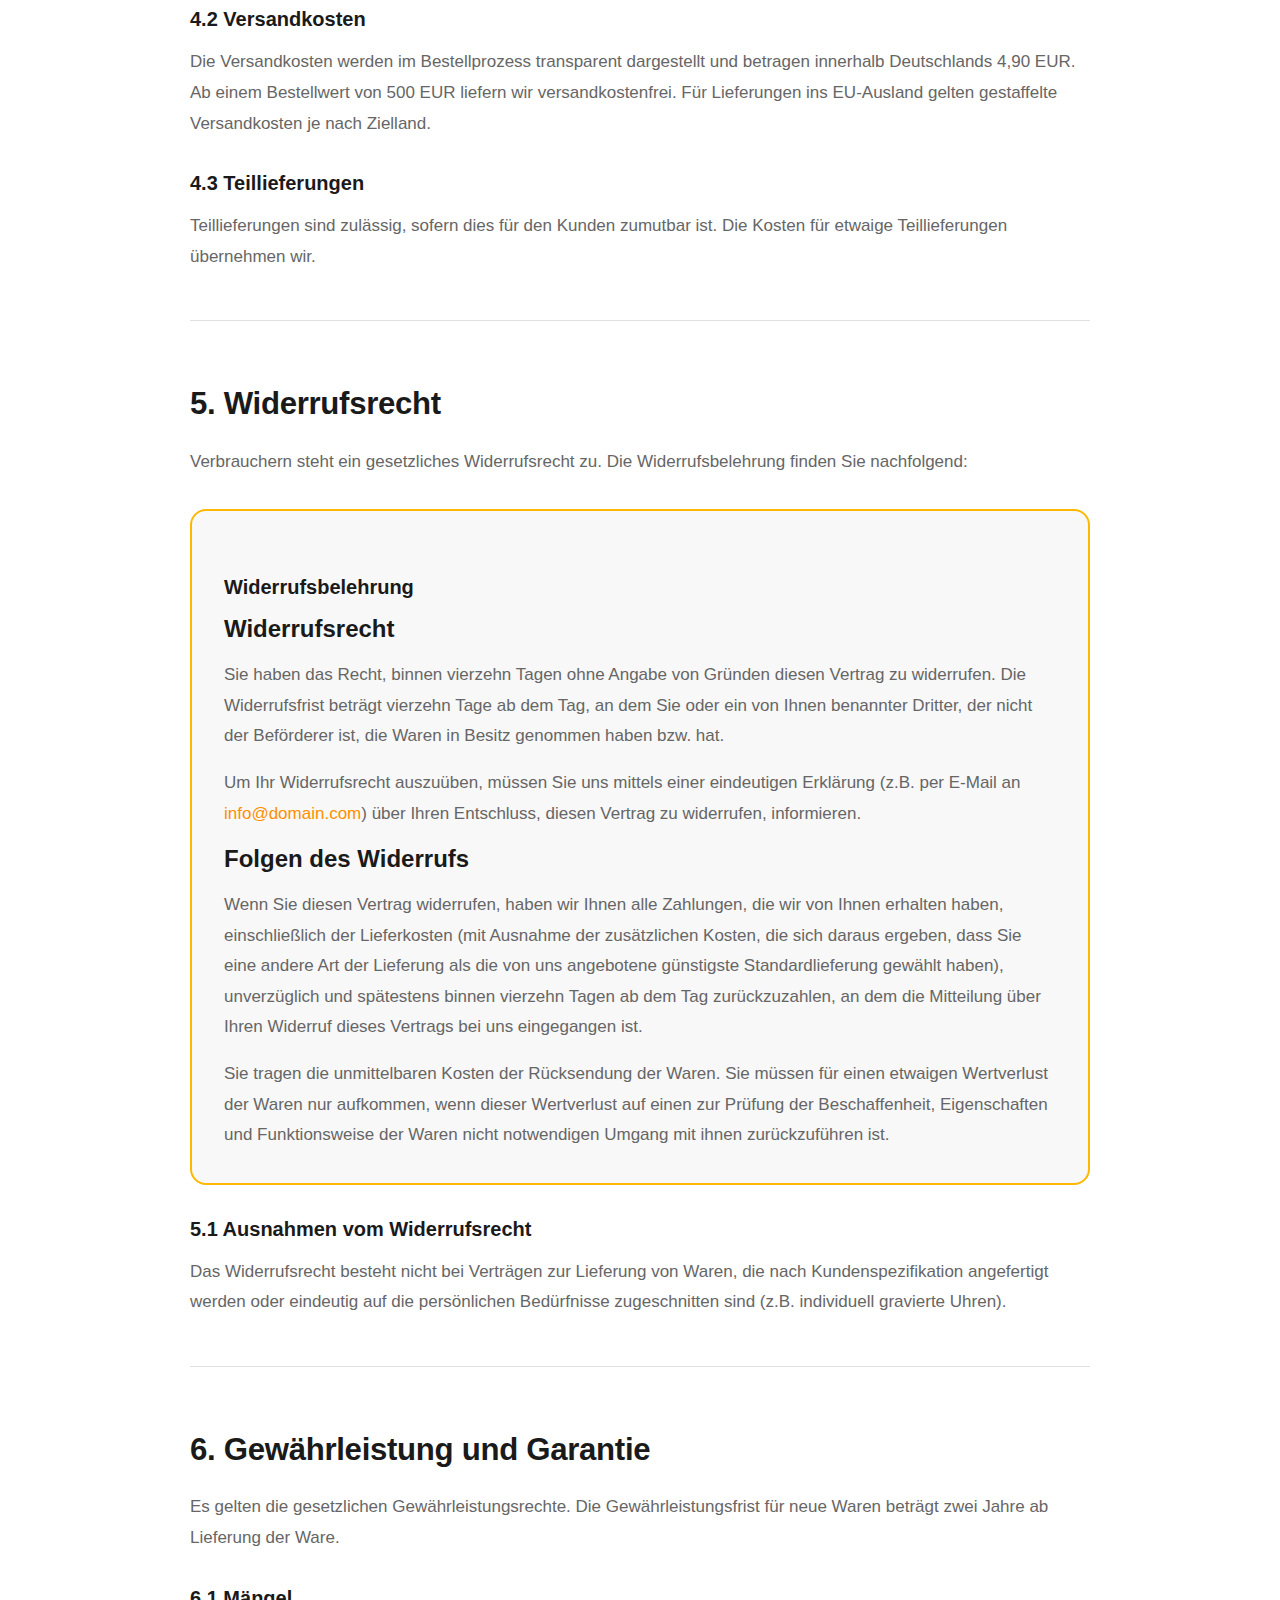
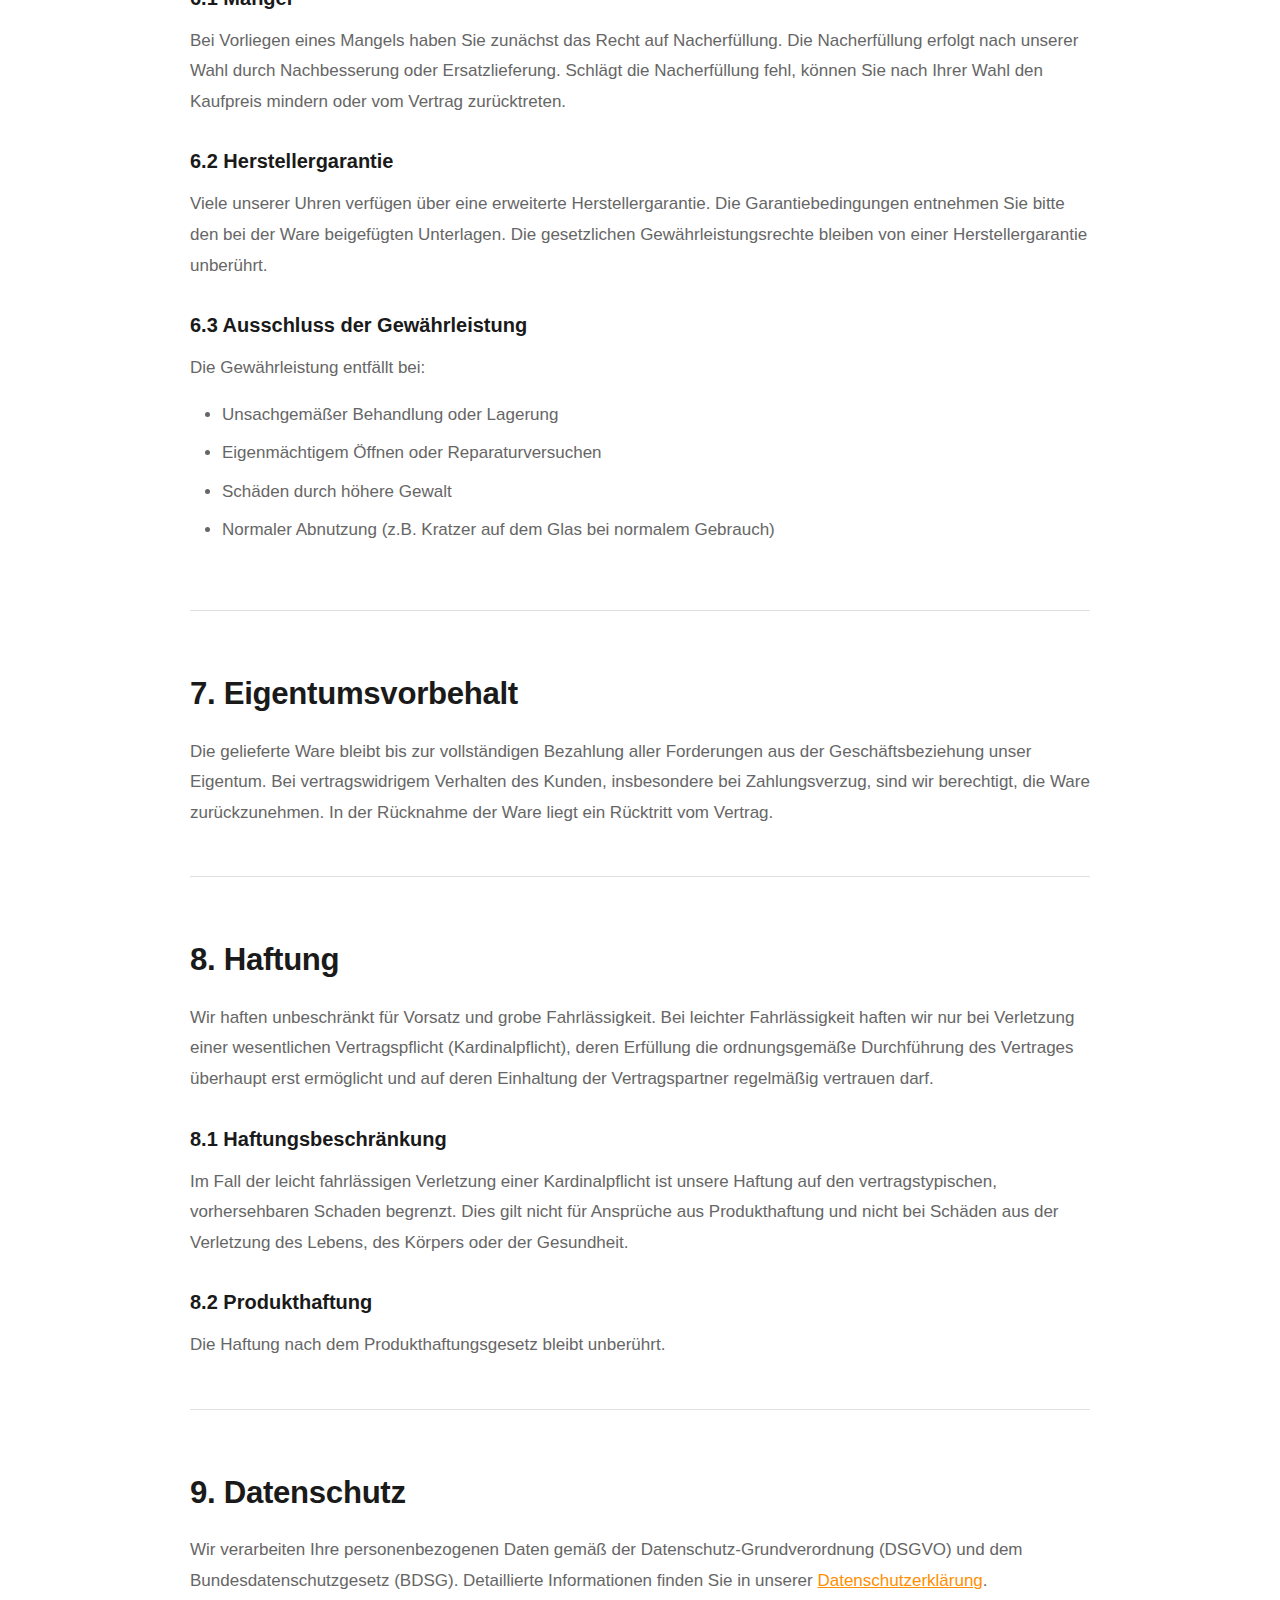
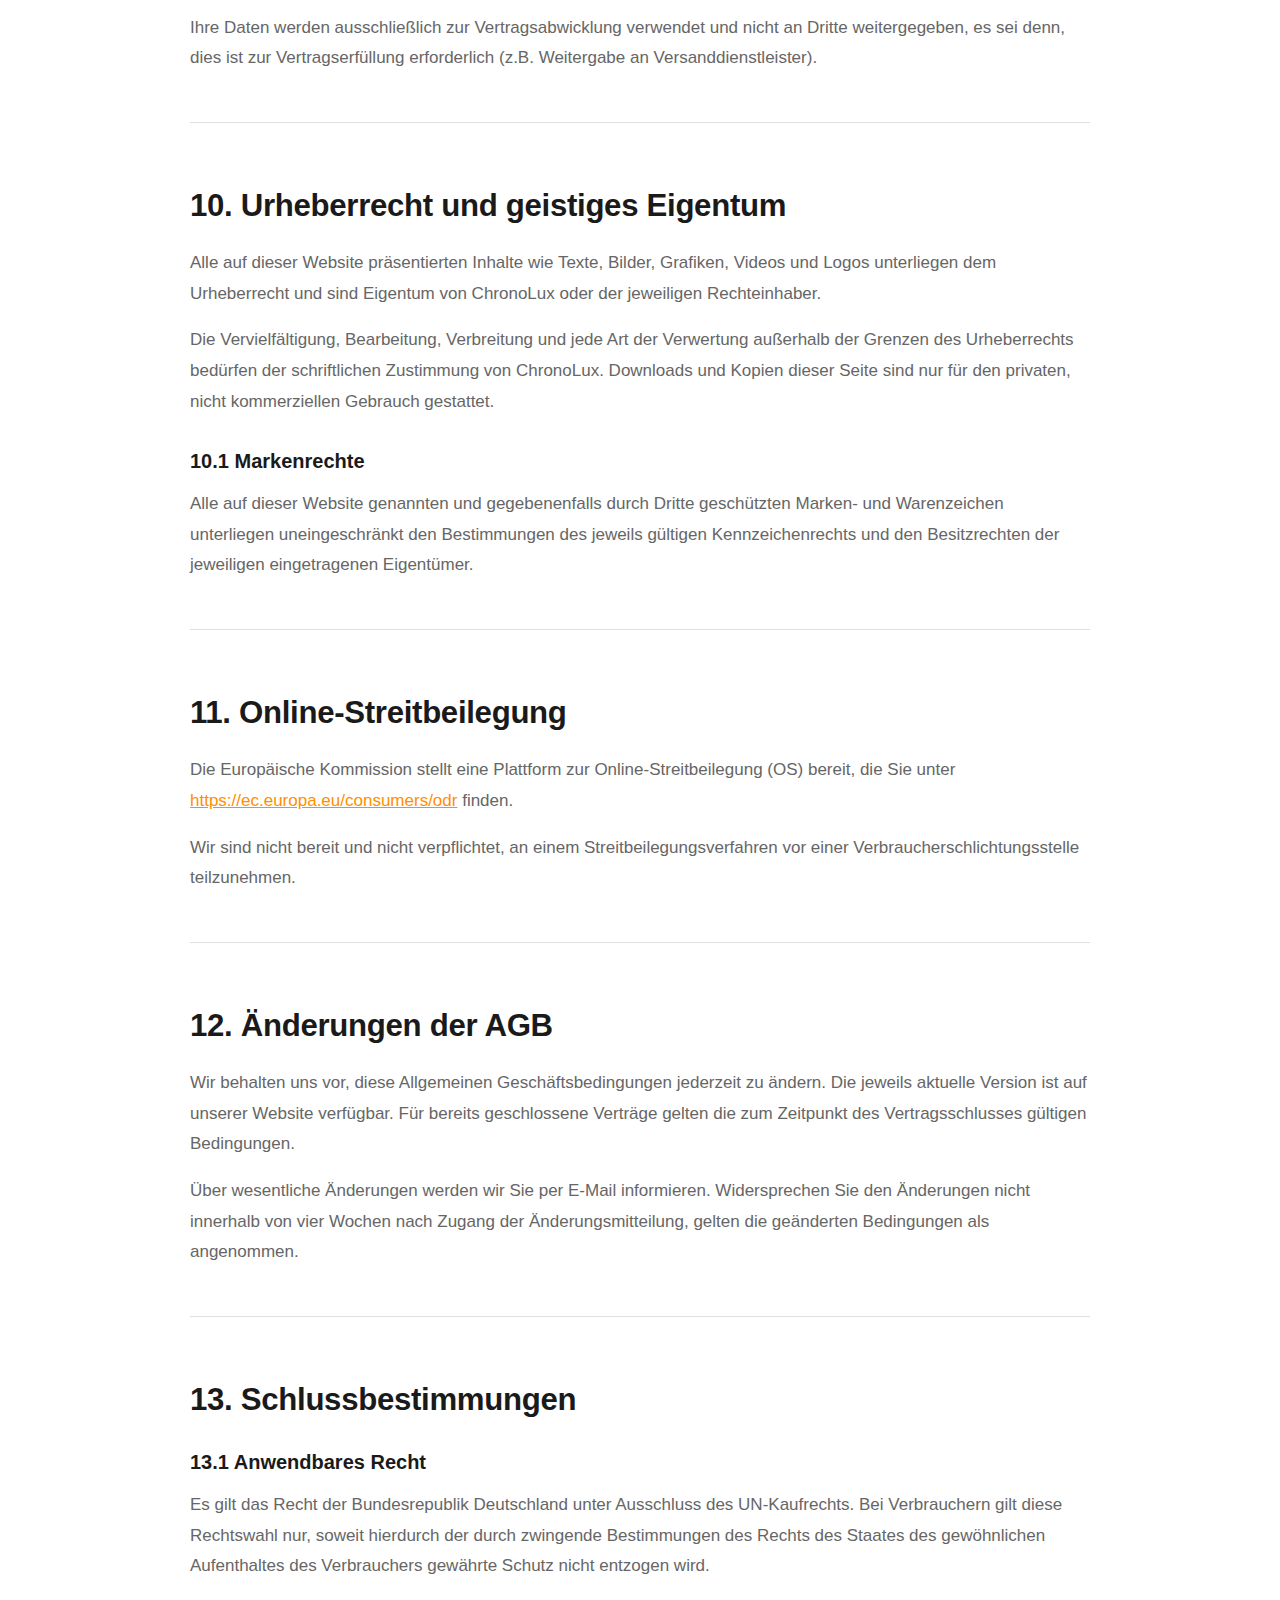
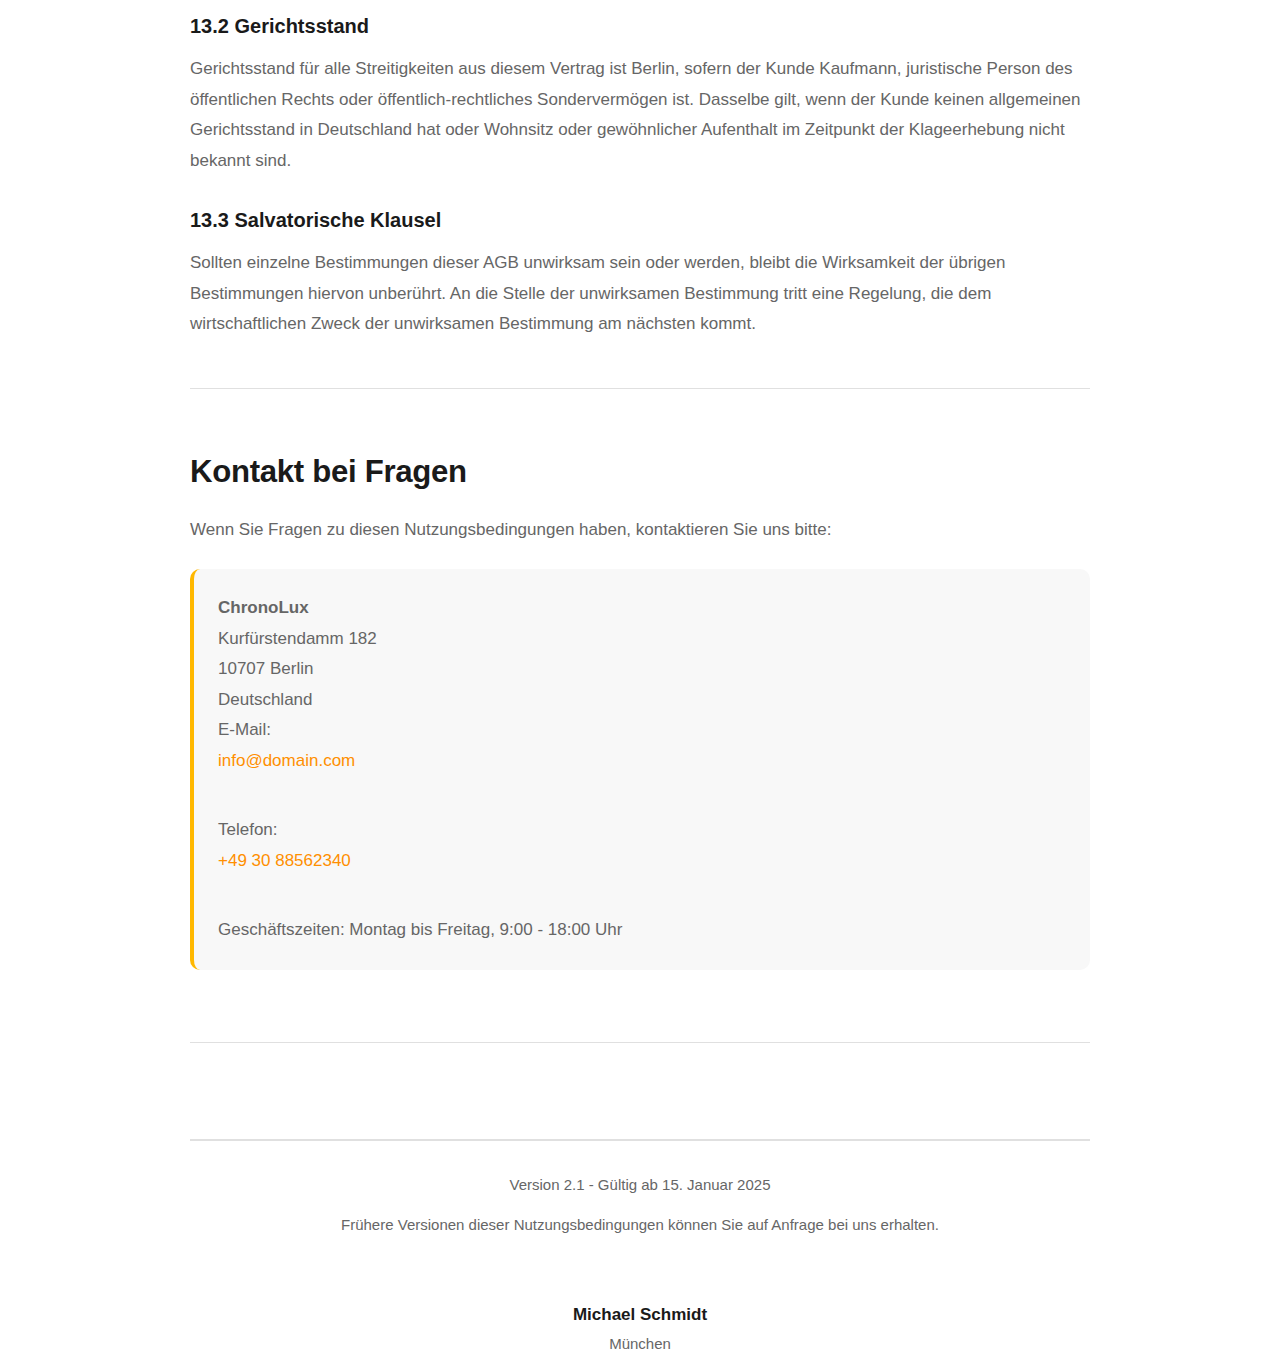
<file: terms.html>
<!DOCTYPE html><html lang="de"><head>
  <meta charset="UTF-8">
  <meta name="viewport" content="width=device-width, initial-scale=1.0">
  <meta name="description" content="Nutzungsbedingungen von ChronoLux - Lesen Sie unsere Geschäftsbedingungen für den Kauf von hochwertigen Uhren und die Nutzung unserer Dienstleistungen.">
  <meta property="og:title" content="Nutzungsbedingungen - ChronoLux">
  <meta property="og:description" content="Nutzungsbedingungen von ChronoLux - Lesen Sie unsere Geschäftsbedingungen für den Kauf von hochwertigen Uhren und die Nutzung unserer Dienstleistungen.">
  <meta property="og:type" content="website">
  <meta property="og:url" content="https://domain.com/terms.html">
  <link rel="canonical" href="https://domain.com/terms.html">
  <title>Nutzungsbedingungen - ChronoLux</title>
  <link rel="stylesheet" href="style.css">
  <link rel="icon" type="image/png" href="/favicon.png">
  <link rel="apple-touch-icon" href="/apple-touch-icon.png">
 </head>
 <body>
  <header class="l-header">
   <div class="l-container l-header__inner">
    <div class="l-header__brand">
     <a href="index.html" class="c-logo"> <img src="img/eine-collage-von-logos-fur-zeit-und-zeit-im-jahr.jpg" alt="ZeitMeister Logo" class="c-logo__img" width="150" height="40" decoding="async" loading="eager"> <span class="c-logo__text">ZeitMeister</span> </a>
    </div>
    <nav class="c-nav" id="main-nav" aria-label="Hauptnavigation">
     <button type="button" class="c-nav__toggle" aria-controls="main-nav" aria-expanded="false" aria-label="Menü umschalten"><span class="c-nav__toggle-icon"></span></button>
     <ul class="c-nav__list">
      <li class="c-nav__item"><a href="index.html" class="c-nav__link" aria-current="page">Startseite</a></li>
      <li class="c-nav__item"><a href="about.html" class="c-nav__link">Über uns</a></li>
      <li class="c-nav__item"><a href="services.html" class="c-nav__link">Services</a></li>
      <li class="c-nav__item"><a href="privacy.html" class="c-nav__link">Datenschutz</a></li>
      <li class="c-nav__item"><a href="terms.html" class="c-nav__link">AGB</a></li>
     </ul>
    </nav>
   </div>
  </header>
  <main>
   <section class="l-section c-hero c-hero--small" aria-labelledby="hero-title">
    <div class="l-container">
     <nav aria-label="Breadcrumb">
      <ol class="c-breadcrumb">
       <li class="c-breadcrumb__item"><a href="index.html" class="c-breadcrumb__link">Startseite</a></li>
       <li class="c-breadcrumb__item" aria-current="page">Nutzungsbedingungen</li>
      </ol>
     </nav>
     <h1 id="hero-title" class="c-hero__title">Nutzungsbedingungen</h1>
     <p class="c-hero__subtitle">Allgemeine Geschäftsbedingungen von ChronoLux</p>
    </div>
   </section>
   <section class="l-section" aria-labelledby="terms-intro">
    <div class="l-container">
     <div class="c-legal-content">
      <div class="c-legal-header">
       <p class="c-legal-date"><strong>Zuletzt aktualisiert:</strong> 15. Januar 2025</p>
       <p class="c-legal-intro">Willkommen bei ChronoLux. Durch die Nutzung unserer Website und den Kauf unserer Produkte stimmen Sie diesen Nutzungsbedingungen zu. Bitte lesen Sie diese sorgfältig durch, bevor Sie unsere Dienstleistungen in Anspruch nehmen.</p>
      </div>
      <article class="c-legal-section" id="section-1">
       <h2 class="c-legal-section__title">1. Geltungsbereich</h2>
       <div class="c-legal-section__content">
        <p>Diese Allgemeinen Geschäftsbedingungen gelten für alle Verträge zwischen ChronoLux (nachfolgend "Anbieter" genannt) und dem Kunden über den Verkauf von Uhren und Zubehör sowie die Erbringung damit verbundener Dienstleistungen.</p>
        <p>Der Anbieter ist:</p>
        <address class="c-legal-address"><strong>ChronoLux</strong>
         <br>
         Kurfürstendamm 182
         <br>
         10707 Berlin
         <br>
         Deutschland
         <br>
         E-Mail: <a href="mailto:info@domain.com">info@domain.com</a>
         <br>
         Telefon: <a href="tel:+493088562340">+49 30 88562340</a></address>
        <p>Abweichende Bedingungen des Kunden werden nicht anerkannt, es sei denn, der Anbieter stimmt ihrer Geltung ausdrücklich schriftlich zu.</p>
       </div>
      </article>
      <article class="c-legal-section" id="section-2">
       <h2 class="c-legal-section__title">2. Vertragsschluss</h2>
       <div class="c-legal-section__content">
        <p>Die Darstellung der Produkte auf unserer Website stellt kein rechtlich bindendes Angebot dar, sondern eine Aufforderung zur Bestellung.</p>
        <p>Durch Anklicken des Buttons "Jetzt kaufen" oder "Bestellen" geben Sie eine verbindliche Bestellung der im Warenkorb enthaltenen Waren ab. Der Vertrag kommt zustande, wenn wir Ihre Bestellung durch eine Auftragsbestätigung per E-Mail annehmen.</p>
        <h3 class="c-legal-subsection__title">2.1 Bestellvorgang</h3>
        <ul class="c-legal-list">
         <li>Auswahl der gewünschten Produkte und Hinzufügen zum Warenkorb</li>
         <li>Eingabe der Liefer- und Rechnungsadresse</li>
         <li>Auswahl der Zahlungsmethode</li>
         <li>Überprüfung und Bestätigung aller Angaben</li>
         <li>Verbindliche Bestellung durch Klick auf "Kaufen"</li>
         <li>Erhalt einer Bestellbestätigung per E-Mail</li>
        </ul>
       </div>
      </article>
      <article class="c-legal-section" id="section-3">
       <h2 class="c-legal-section__title">3. Preise und Zahlungsbedingungen</h2>
       <div class="c-legal-section__content">
        <p>Alle Preise verstehen sich inklusive der gesetzlichen Mehrwertsteuer. Hinzu kommen gegebenenfalls Versandkosten, die in der Bestellübersicht gesondert ausgewiesen werden.</p>
        <h3 class="c-legal-subsection__title">3.1 Akzeptierte Zahlungsmethoden</h3>
        <ul class="c-legal-list">
         <li>Kreditkarte (Visa, Mastercard, American Express)</li>
         <li>PayPal</li>
         <li>SEPA-Lastschrift</li>
         <li>Sofortüberweisung</li>
         <li>Rechnung (nach Bonitätsprüfung)</li>
        </ul>
        <p>Die Zahlung ist unmittelbar nach Vertragsschluss fällig. Bei Zahlung per Rechnung beträgt die Zahlungsfrist 14 Tage ab Erhalt der Ware und Rechnung.</p>
        <h3 class="c-legal-subsection__title">3.2 Zahlungsverzug</h3>
        <p>Gerät der Kunde mit seiner Zahlung in Verzug, sind wir berechtigt, Verzugszinsen in Höhe von 5 Prozentpunkten über dem Basiszinssatz zu berechnen. Das Recht zur Geltendmachung eines höheren Schadens bleibt unberührt.</p>
       </div>
      </article>
      <article class="c-legal-section" id="section-4">
       <h2 class="c-legal-section__title">4. Lieferung und Versand</h2>
       <div class="c-legal-section__content">
        <p>Die Lieferung erfolgt an die vom Kunden angegebene Lieferadresse innerhalb Deutschlands und der Europäischen Union.</p>
        <h3 class="c-legal-subsection__title">4.1 Lieferzeiten</h3>
        <ul class="c-legal-list">
         <li>Deutschland: 2-4 Werktage</li>
         <li>EU-Länder: 5-7 Werktage</li>
         <li>Spezialanfertigungen: 14-21 Werktage</li>
        </ul>
        <p>Die Lieferzeit beginnt bei Zahlung per Vorkasse am Tag nach Erteilung des Zahlungsauftrags an das überweisende Kreditinstitut bzw. bei anderen Zahlungsarten am Tag nach Vertragsschluss.</p>
        <h3 class="c-legal-subsection__title">4.2 Versandkosten</h3>
        <p>Die Versandkosten werden im Bestellprozess transparent dargestellt und betragen innerhalb Deutschlands 4,90 EUR. Ab einem Bestellwert von 500 EUR liefern wir versandkostenfrei. Für Lieferungen ins EU-Ausland gelten gestaffelte Versandkosten je nach Zielland.</p>
        <h3 class="c-legal-subsection__title">4.3 Teillieferungen</h3>
        <p>Teillieferungen sind zulässig, sofern dies für den Kunden zumutbar ist. Die Kosten für etwaige Teillieferungen übernehmen wir.</p>
       </div>
      </article>
      <article class="c-legal-section" id="section-5">
       <h2 class="c-legal-section__title">5. Widerrufsrecht</h2>
       <div class="c-legal-section__content">
        <p>Verbrauchern steht ein gesetzliches Widerrufsrecht zu. Die Widerrufsbelehrung finden Sie nachfolgend:</p>
        <div class="c-legal-highlight">
         <h3 class="c-legal-subsection__title">Widerrufsbelehrung</h3>
         <h4>Widerrufsrecht</h4>
         <p>Sie haben das Recht, binnen vierzehn Tagen ohne Angabe von Gründen diesen Vertrag zu widerrufen. Die Widerrufsfrist beträgt vierzehn Tage ab dem Tag, an dem Sie oder ein von Ihnen benannter Dritter, der nicht der Beförderer ist, die Waren in Besitz genommen haben bzw. hat.</p>
         <p>Um Ihr Widerrufsrecht auszuüben, müssen Sie uns mittels einer eindeutigen Erklärung (z.B. per E-Mail an <a href="mailto:info@domain.com">info@domain.com</a>) über Ihren Entschluss, diesen Vertrag zu widerrufen, informieren.</p>
         <h4>Folgen des Widerrufs</h4>
         <p>Wenn Sie diesen Vertrag widerrufen, haben wir Ihnen alle Zahlungen, die wir von Ihnen erhalten haben, einschließlich der Lieferkosten (mit Ausnahme der zusätzlichen Kosten, die sich daraus ergeben, dass Sie eine andere Art der Lieferung als die von uns angebotene günstigste Standardlieferung gewählt haben), unverzüglich und spätestens binnen vierzehn Tagen ab dem Tag zurückzuzahlen, an dem die Mitteilung über Ihren Widerruf dieses Vertrags bei uns eingegangen ist.</p>
         <p>Sie tragen die unmittelbaren Kosten der Rücksendung der Waren. Sie müssen für einen etwaigen Wertverlust der Waren nur aufkommen, wenn dieser Wertverlust auf einen zur Prüfung der Beschaffenheit, Eigenschaften und Funktionsweise der Waren nicht notwendigen Umgang mit ihnen zurückzuführen ist.</p>
        </div>
        <h3 class="c-legal-subsection__title">5.1 Ausnahmen vom Widerrufsrecht</h3>
        <p>Das Widerrufsrecht besteht nicht bei Verträgen zur Lieferung von Waren, die nach Kundenspezifikation angefertigt werden oder eindeutig auf die persönlichen Bedürfnisse zugeschnitten sind (z.B. individuell gravierte Uhren).</p>
       </div>
      </article>
      <article class="c-legal-section" id="section-6">
       <h2 class="c-legal-section__title">6. Gewährleistung und Garantie</h2>
       <div class="c-legal-section__content">
        <p>Es gelten die gesetzlichen Gewährleistungsrechte. Die Gewährleistungsfrist für neue Waren beträgt zwei Jahre ab Lieferung der Ware.</p>
        <h3 class="c-legal-subsection__title">6.1 Mängel</h3>
        <p>Bei Vorliegen eines Mangels haben Sie zunächst das Recht auf Nacherfüllung. Die Nacherfüllung erfolgt nach unserer Wahl durch Nachbesserung oder Ersatzlieferung. Schlägt die Nacherfüllung fehl, können Sie nach Ihrer Wahl den Kaufpreis mindern oder vom Vertrag zurücktreten.</p>
        <h3 class="c-legal-subsection__title">6.2 Herstellergarantie</h3>
        <p>Viele unserer Uhren verfügen über eine erweiterte Herstellergarantie. Die Garantiebedingungen entnehmen Sie bitte den bei der Ware beigefügten Unterlagen. Die gesetzlichen Gewährleistungsrechte bleiben von einer Herstellergarantie unberührt.</p>
        <h3 class="c-legal-subsection__title">6.3 Ausschluss der Gewährleistung</h3>
        <p>Die Gewährleistung entfällt bei:</p>
        <ul class="c-legal-list">
         <li>Unsachgemäßer Behandlung oder Lagerung</li>
         <li>Eigenmächtigem Öffnen oder Reparaturversuchen</li>
         <li>Schäden durch höhere Gewalt</li>
         <li>Normaler Abnutzung (z.B. Kratzer auf dem Glas bei normalem Gebrauch)</li>
        </ul>
       </div>
      </article>
      <article class="c-legal-section" id="section-7">
       <h2 class="c-legal-section__title">7. Eigentumsvorbehalt</h2>
       <div class="c-legal-section__content">
        <p>Die gelieferte Ware bleibt bis zur vollständigen Bezahlung aller Forderungen aus der Geschäftsbeziehung unser Eigentum. Bei vertragswidrigem Verhalten des Kunden, insbesondere bei Zahlungsverzug, sind wir berechtigt, die Ware zurückzunehmen. In der Rücknahme der Ware liegt ein Rücktritt vom Vertrag.</p>
       </div>
      </article>
      <article class="c-legal-section" id="section-8">
       <h2 class="c-legal-section__title">8. Haftung</h2>
       <div class="c-legal-section__content">
        <p>Wir haften unbeschränkt für Vorsatz und grobe Fahrlässigkeit. Bei leichter Fahrlässigkeit haften wir nur bei Verletzung einer wesentlichen Vertragspflicht (Kardinalpflicht), deren Erfüllung die ordnungsgemäße Durchführung des Vertrages überhaupt erst ermöglicht und auf deren Einhaltung der Vertragspartner regelmäßig vertrauen darf.</p>
        <h3 class="c-legal-subsection__title">8.1 Haftungsbeschränkung</h3>
        <p>Im Fall der leicht fahrlässigen Verletzung einer Kardinalpflicht ist unsere Haftung auf den vertragstypischen, vorhersehbaren Schaden begrenzt. Dies gilt nicht für Ansprüche aus Produkthaftung und nicht bei Schäden aus der Verletzung des Lebens, des Körpers oder der Gesundheit.</p>
        <h3 class="c-legal-subsection__title">8.2 Produkthaftung</h3>
        <p>Die Haftung nach dem Produkthaftungsgesetz bleibt unberührt.</p>
       </div>
      </article>
      <article class="c-legal-section" id="section-9">
       <h2 class="c-legal-section__title">9. Datenschutz</h2>
       <div class="c-legal-section__content">
        <p>Wir verarbeiten Ihre personenbezogenen Daten gemäß der Datenschutz-Grundverordnung (DSGVO) und dem Bundesdatenschutzgesetz (BDSG). Detaillierte Informationen finden Sie in unserer <a href="privacy.html" class="c-legal-link">Datenschutzerklärung</a>.</p>
        <p>Ihre Daten werden ausschließlich zur Vertragsabwicklung verwendet und nicht an Dritte weitergegeben, es sei denn, dies ist zur Vertragserfüllung erforderlich (z.B. Weitergabe an Versanddienstleister).</p>
       </div>
      </article>
      <article class="c-legal-section" id="section-10">
       <h2 class="c-legal-section__title">10. Urheberrecht und geistiges Eigentum</h2>
       <div class="c-legal-section__content">
        <p>Alle auf dieser Website präsentierten Inhalte wie Texte, Bilder, Grafiken, Videos und Logos unterliegen dem Urheberrecht und sind Eigentum von ChronoLux oder der jeweiligen Rechteinhaber.</p>
        <p>Die Vervielfältigung, Bearbeitung, Verbreitung und jede Art der Verwertung außerhalb der Grenzen des Urheberrechts bedürfen der schriftlichen Zustimmung von ChronoLux. Downloads und Kopien dieser Seite sind nur für den privaten, nicht kommerziellen Gebrauch gestattet.</p>
        <h3 class="c-legal-subsection__title">10.1 Markenrechte</h3>
        <p>Alle auf dieser Website genannten und gegebenenfalls durch Dritte geschützten Marken- und Warenzeichen unterliegen uneingeschränkt den Bestimmungen des jeweils gültigen Kennzeichenrechts und den Besitzrechten der jeweiligen eingetragenen Eigentümer.</p>
       </div>
      </article>
      <article class="c-legal-section" id="section-11">
       <h2 class="c-legal-section__title">11. Online-Streitbeilegung</h2>
       <div class="c-legal-section__content">
        <p>Die Europäische Kommission stellt eine Plattform zur Online-Streitbeilegung (OS) bereit, die Sie unter <a href="https://ec.europa.eu/consumers/odr" target="_blank" rel="noopener noreferrer" class="c-legal-link">https://ec.europa.eu/consumers/odr</a> finden.</p>
        <p>Wir sind nicht bereit und nicht verpflichtet, an einem Streitbeilegungsverfahren vor einer Verbraucherschlichtungsstelle teilzunehmen.</p>
       </div>
      </article>
      <article class="c-legal-section" id="section-12">
       <h2 class="c-legal-section__title">12. Änderungen der AGB</h2>
       <div class="c-legal-section__content">
        <p>Wir behalten uns vor, diese Allgemeinen Geschäftsbedingungen jederzeit zu ändern. Die jeweils aktuelle Version ist auf unserer Website verfügbar. Für bereits geschlossene Verträge gelten die zum Zeitpunkt des Vertragsschlusses gültigen Bedingungen.</p>
        <p>Über wesentliche Änderungen werden wir Sie per E-Mail informieren. Widersprechen Sie den Änderungen nicht innerhalb von vier Wochen nach Zugang der Änderungsmitteilung, gelten die geänderten Bedingungen als angenommen.</p>
       </div>
      </article>
      <article class="c-legal-section" id="section-13">
       <h2 class="c-legal-section__title">13. Schlussbestimmungen</h2>
       <div class="c-legal-section__content">
        <h3 class="c-legal-subsection__title">13.1 Anwendbares Recht</h3>
        <p>Es gilt das Recht der Bundesrepublik Deutschland unter Ausschluss des UN-Kaufrechts. Bei Verbrauchern gilt diese Rechtswahl nur, soweit hierdurch der durch zwingende Bestimmungen des Rechts des Staates des gewöhnlichen Aufenthaltes des Verbrauchers gewährte Schutz nicht entzogen wird.</p>
        <h3 class="c-legal-subsection__title">13.2 Gerichtsstand</h3>
        <p>Gerichtsstand für alle Streitigkeiten aus diesem Vertrag ist Berlin, sofern der Kunde Kaufmann, juristische Person des öffentlichen Rechts oder öffentlich-rechtliches Sondervermögen ist. Dasselbe gilt, wenn der Kunde keinen allgemeinen Gerichtsstand in Deutschland hat oder Wohnsitz oder gewöhnlicher Aufenthalt im Zeitpunkt der Klageerhebung nicht bekannt sind.</p>
        <h3 class="c-legal-subsection__title">13.3 Salvatorische Klausel</h3>
        <p>Sollten einzelne Bestimmungen dieser AGB unwirksam sein oder werden, bleibt die Wirksamkeit der übrigen Bestimmungen hiervon unberührt. An die Stelle der unwirksamen Bestimmung tritt eine Regelung, die dem wirtschaftlichen Zweck der unwirksamen Bestimmung am nächsten kommt.</p>
       </div>
      </article>
      <article class="c-legal-section" id="contact-section">
       <h2 class="c-legal-section__title">Kontakt bei Fragen</h2>
       <div class="c-legal-section__content">
        <p>Wenn Sie Fragen zu diesen Nutzungsbedingungen haben, kontaktieren Sie uns bitte:</p>
        <address class="c-legal-address"><strong>ChronoLux</strong>
         <br>
         Kurfürstendamm 182
         <br>
         10707 Berlin
         <br>
         Deutschland
         <br>
         E-Mail: <a href="mailto:info@domain.com">info@domain.com</a>
         <br>
         Telefon: <a href="tel:+493088562340">+49 30 88562340</a>
         <br>
         Geschäftszeiten: Montag bis Freitag, 9:00 - 18:00 Uhr</address>
       </div>
      </article>
      <div class="c-legal-footer">
       <p class="c-legal-version">Version 2.1 - Gültig ab 15. Januar 2025</p>
       <p class="c-legal-archive">Frühere Versionen dieser Nutzungsbedingungen können Sie auf Anfrage bei uns erhalten.</p>
      </div>
     </div>
    </div>
   </section>
  </main>
  <footer class="c-testimonial__author">
   <cite class="c-testimonial__name">Michael Schmidt</cite> <span class="c-testimonial__location">München</span>
  </footer>
  <script src="script.js" defer=""></script>
 
</body></html>
</file>
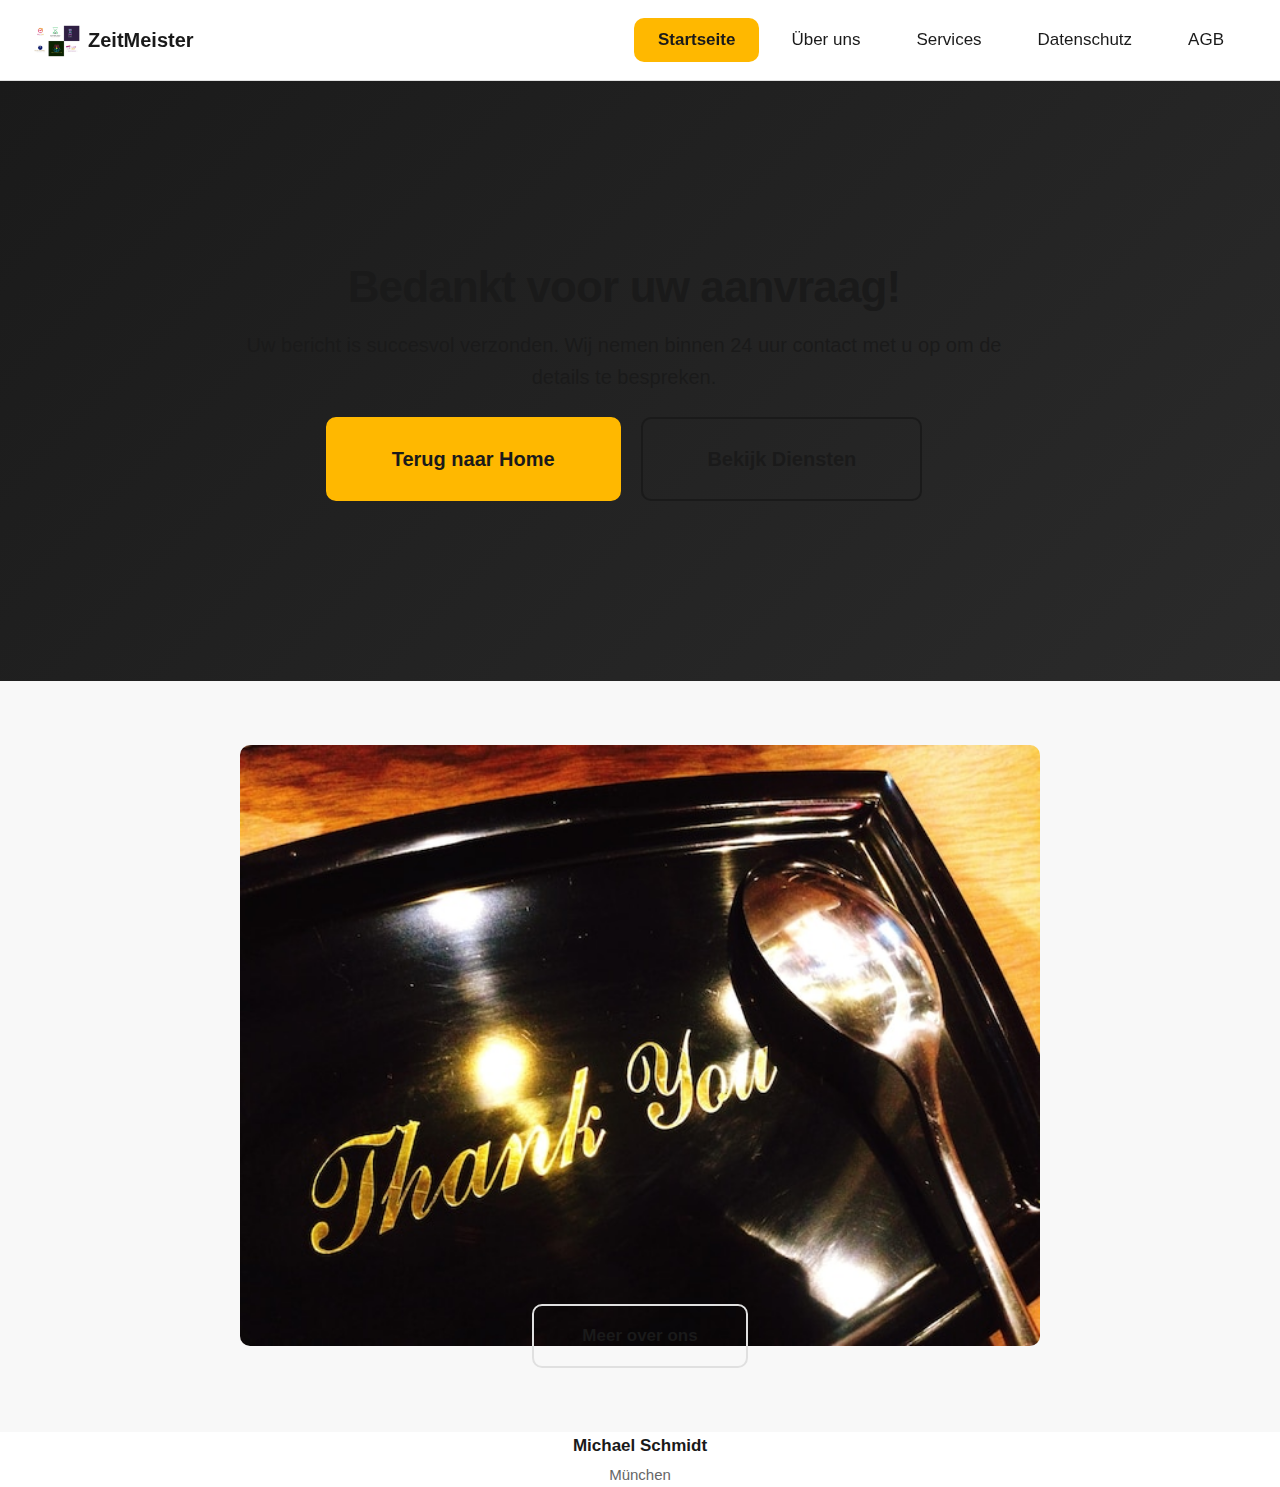
<file: thank_you.html>
<!DOCTYPE html><html lang="nl"><head>
  <meta charset="UTF-8">
  <meta name="viewport" content="width=device-width, initial-scale=1.0">
  <link rel="stylesheet" href="style.css">
  <link rel="icon" type="image/png" href="/favicon.png">
  <link rel="apple-touch-icon" href="/apple-touch-icon.png">
 </head>
 <body>
  <header class="l-header">
   <div class="l-container l-header__inner">
    <div class="l-header__brand">
     <a href="index.html" class="c-logo"> <img src="img/een-collage-van-logos-voor-tijd-en-tijd-in-het-jaar-tijd.jpg" alt="ZeitMeister Logo" class="c-logo__img" width="150" height="40" decoding="async" loading="eager"> <span class="c-logo__text">ZeitMeister</span> </a>
    </div>
    <nav class="c-nav" id="main-nav" aria-label="Hauptnavigation">
     <button type="button" class="c-nav__toggle" aria-controls="main-nav" aria-expanded="false" aria-label="Menü umschalten"><span class="c-nav__toggle-icon"></span></button>
     <ul class="c-nav__list">
      <li class="c-nav__item"><a href="index.html" class="c-nav__link" aria-current="page">Startseite</a></li>
      <li class="c-nav__item"><a href="about.html" class="c-nav__link">Über uns</a></li>
      <li class="c-nav__item"><a href="services.html" class="c-nav__link">Services</a></li>
      <li class="c-nav__item"><a href="privacy.html" class="c-nav__link">Datenschutz</a></li>
      <li class="c-nav__item"><a href="terms.html" class="c-nav__link">AGB</a></li>
     </ul>
    </nav>
   </div>
  </header>
  <main>
   <section class="hero-section py-5 text-center" data-aos="fade-up">
    <div class="container py-md-5">
     <div class="row justify-content-center">
      <div class="col-12 col-lg-8">
       <h1 class="display-4 fw-bold mb-3">Bedankt voor uw aanvraag!</h1>
       <p class="lead mb-4">Uw bericht is succesvol verzonden. Wij nemen binnen 24 uur contact met u op om de details te bespreken.</p>
       <a href="index.html" class="c-button c-button--primary c-button--large me-sm-3">Terug naar Home</a> <a href="services.html" class="c-button c-button--secondary c-button--large mt-3 mt-sm-0">Bekijk Diensten</a>
      </div>
     </div>
    </div>
   </section>
   <section class="py-4 py-md-5 bg-light" data-aos="fade-up">
    <div class="container text-center">
     <div class="ratio ratio-16x9 mb-4" style="max-width:800px;margin:auto;">
      <img src="img/16940194.jpg" alt="Bedankt voor uw aanvraag bij AutoService Premium" class="img-fluid rounded" loading="lazy" width="800" height="450" style="object-fit:cover">
     </div>
     <h2 class="display-6 fw-bold mb-3">We staan klaar om uw auto in topconditie te houden</h2>
     <p class="lead text-muted mb-4">Onze experts nemen spoedig contact met u op voor de bevestiging van uw afspraak.</p>
     <a href="about.html" class="c-button c-button--outline">Meer over ons</a>
    </div>
   </section>
  </main>
  <footer class="c-testimonial__author">
   <cite class="c-testimonial__name">Michael Schmidt</cite> <span class="c-testimonial__location">München</span>
  </footer>
  <script src="script.js" defer=""></script>
 
</body></html>
</file>
<file: style.css>
:root {
  --color-primary: #1a1a1a;
  --color-primary-light: #2b2b2b;
  --color-primary-dark: #000000;
  --color-secondary: #ffb800;
  --color-secondary-light: #ffd54f;
  --color-secondary-dark: #ff8f00;
  --color-accent: #ff6b35;
  --color-text: #1a1a1a;
  --color-text-light: #666666;
  --color-text-muted: #999999;
  --color-bg: #ffffff;
  --color-bg-alt: #f8f8f8;
  --color-border: #e0e0e0;
  --color-success: #4caf50;
  --color-error: #f44336;
  --color-warning: #ff9800;
  --color-info: #2196f3;
  
  --font-primary: -apple-system, BlinkMacSystemFont, 'SF Pro Display', 'Segoe UI', 'Roboto', 'Helvetica Neue', Arial, sans-serif;
  --font-secondary: -apple-system, BlinkMacSystemFont, 'SF Pro Text', 'Segoe UI', 'Roboto', 'Helvetica Neue', Arial, sans-serif;
  
  --font-size-base: clamp(1rem, 0.95rem + 0.25vw, 1.0625rem);
  --font-size-sm: clamp(0.875rem, 0.825rem + 0.25vw, 0.9375rem);
  --font-size-lg: clamp(1.125rem, 1.075rem + 0.25vw, 1.25rem);
  --font-size-xl: clamp(1.25rem, 1.15rem + 0.5vw, 1.5rem);
  --font-size-2xl: clamp(1.5rem, 1.35rem + 0.75vw, 2rem);
  --font-size-3xl: clamp(2rem, 1.75rem + 1.25vw, 3rem);
  --font-size-4xl: clamp(2.5rem, 2rem + 2.5vw, 4rem);
  
  --line-height-base: 1.6;
  --line-height-heading: 1.2;
  --font-weight-normal: 400;
  --font-weight-medium: 500;
  --font-weight-semibold: 600;
  --font-weight-bold: 700;
  --font-weight-black: 900;
  
  --space-xs: 0.25rem;
  --space-sm: 0.5rem;
  --space-md: 1rem;
  --space-lg: 1.5rem;
  --space-xl: 2rem;
  --space-2xl: 3rem;
  --space-3xl: 4rem;
  --space-4xl: 6rem;
  
  --container-max: 1280px;
  --container-padding: var(--space-md);
  --header-h: 80px;
  
  --transition-speed: 300ms;
  --transition-speed-fast: 150ms;
  --transition-speed-slow: 500ms;
  --timing-fn: cubic-bezier(0.4, 0, 0.2, 1);
  
  --shadow-sm: 0 1px 2px 0 rgba(0, 0, 0, 0.05);
  --shadow-md: 0 4px 6px -1px rgba(0, 0, 0, 0.1), 0 2px 4px -1px rgba(0, 0, 0, 0.06);
  --shadow-lg: 0 10px 15px -3px rgba(0, 0, 0, 0.1), 0 4px 6px -2px rgba(0, 0, 0, 0.05);
  --shadow-xl: 0 20px 25px -5px rgba(0, 0, 0, 0.1), 0 10px 10px -5px rgba(0, 0, 0, 0.04);
  --shadow-2xl: 0 25px 50px -12px rgba(0, 0, 0, 0.25);
  
  --border-radius-sm: 6px;
  --border-radius-md: 10px;
  --border-radius-lg: 16px;
  --border-radius-xl: 24px;
  --border-radius-full: 9999px;
  
  --z-nav: 1000;
  --z-modal: 1050;
  --z-tooltip: 1100;
}

*,
*::before,
*::after {
  box-sizing: border-box;
  margin: 0;
  padding: 0;
}

html {
  font-size: 16px;
  scroll-behavior: smooth;
  -webkit-font-smoothing: antialiased;
  -moz-osx-font-smoothing: grayscale;
  text-rendering: optimizeLegibility;
}

html,
body {
  max-width: 100%;
  overflow-x: hidden;
}

body {
  font-family: var(--font-secondary);
  font-size: var(--font-size-base);
  line-height: var(--line-height-base);
  color: var(--color-text);
  background-color: var(--color-bg);
  margin: 0;
  padding: 0;
}

img,
svg,
video {
  max-width: 100%;
  height: auto;
  display: block;
}

h1,
h2,
h3,
h4,
h5,
h6 {
  font-family: var(--font-primary);
  font-weight: var(--font-weight-bold);
  line-height: var(--line-height-heading);
  color: var(--color-text);
  margin-top: 0;
  margin-bottom: var(--space-md);
}

h1 {
  font-size: var(--font-size-4xl);
  font-weight: var(--font-weight-black);
  letter-spacing: -0.02em;
}

h2 {
  font-size: var(--font-size-3xl);
  font-weight: var(--font-weight-bold);
  letter-spacing: -0.01em;
}

h3 {
  font-size: var(--font-size-2xl);
  font-weight: var(--font-weight-bold);
}

h4 {
  font-size: var(--font-size-xl);
  font-weight: var(--font-weight-semibold);
}

h5 {
  font-size: var(--font-size-lg);
  font-weight: var(--font-weight-semibold);
}

h6 {
  font-size: var(--font-size-base);
  font-weight: var(--font-weight-semibold);
}

p {
  margin-bottom: var(--space-md);
}

p:last-child {
  margin-bottom: 0;
}

a {
  color: var(--color-secondary-dark);
  text-decoration: none;
  transition: color var(--transition-speed) var(--timing-fn);
}

a:hover,
a:focus {
  color: var(--color-accent);
}

a:focus-visible {
  outline: 2px solid var(--color-secondary);
  outline-offset: 3px;
  border-radius: var(--border-radius-sm);
}

strong,
b {
  font-weight: var(--font-weight-bold);
}

em,
i {
  font-style: italic;
}

ul,
ol {
  margin-bottom: var(--space-md);
  padding-left: var(--space-xl);
}

li {
  margin-bottom: var(--space-sm);
}

blockquote {
  border-left: 4px solid var(--color-secondary);
  padding-left: var(--space-lg);
  margin: var(--space-xl) 0;
  font-style: italic;
  color: var(--color-text-light);
}

address {
  font-style: normal;
}

.l-container {
  max-width: var(--container-max);
  margin-left: auto;
  margin-right: auto;
  padding-left: var(--container-padding);
  padding-right: var(--container-padding);
  width: 100%;
}

.l-section {
  padding-top: var(--space-3xl);
  padding-bottom: var(--space-3xl);
  scroll-margin-top: var(--header-h);
}

.l-section__header {
  text-align: center;
  margin-bottom: var(--space-3xl);
  max-width: 800px;
  margin-left: auto;
  margin-right: auto;
}

.l-section__title {
  font-size: var(--font-size-3xl);
  font-weight: var(--font-weight-black);
  color: var(--color-text);
  margin-bottom: var(--space-md);
  letter-spacing: -0.02em;
}

.l-section__subtitle {
  font-size: var(--font-size-lg);
  color: var(--color-text-light);
  margin-bottom: 0;
}

.l-grid {
  display: grid;
  grid-template-columns: 1fr;
  gap: var(--space-xl);
  width: 100%;
}

@media (min-width: 640px) {
  .l-grid {
    grid-template-columns: repeat(2, 1fr);
  }
}

@media (min-width: 1024px) {
  .l-grid--3col {
    grid-template-columns: repeat(3, 1fr);
  }
}

.l-header {
  background-color: rgba(255, 255, 255, 0.98);
  backdrop-filter: blur(10px);
  -webkit-backdrop-filter: blur(10px);
  border-bottom: 1px solid var(--color-border);
  position: sticky;
  top: 0;
  z-index: var(--z-nav);
  box-shadow: var(--shadow-sm);
  transition: box-shadow var(--transition-speed) var(--timing-fn);
}

.l-header__inner {
  display: flex;
  align-items: center;
  justify-content: space-between;
  height: var(--header-h);
  gap: var(--space-md);
}

.l-header__brand {
  flex-shrink: 0;
  z-index: calc(var(--z-nav) + 2);
}

.c-logo {
  display: flex;
  align-items: center;
  gap: var(--space-sm);
  text-decoration: none;
  color: var(--color-text);
  font-weight: var(--font-weight-bold);
  font-size: var(--font-size-lg);
  transition: transform var(--transition-speed) var(--timing-fn);
}

.c-logo:hover {
  transform: scale(1.02);
}

.c-logo__img {
  width: auto;
  max-width: 180px;
  max-height: 48px;
  object-fit: contain;
}

.c-logo__text {
  color: var(--color-text);
  white-space: nowrap;
}

.c-nav {
  display: flex;
  align-items: center;
  justify-content: flex-end;
  flex: 1;
}

.c-nav__toggle {
  display: none;
  background: var(--color-secondary);
  border: none;
  cursor: pointer;
  padding: var(--space-sm);
  width: 48px;
  height: 48px;
  position: relative;
  z-index: calc(var(--z-nav) + 3);
  border-radius: var(--border-radius-md);
  transition: background-color var(--transition-speed) var(--timing-fn), transform var(--transition-speed-fast) var(--timing-fn);
  align-items: center;
  justify-content: center;
}

.c-nav__toggle:hover {
  background-color: var(--color-secondary-dark);
  transform: scale(1.05);
}

.c-nav__toggle:focus-visible {
  outline: 2px solid var(--color-text);
  outline-offset: 3px;
}

.c-nav__toggle-icon {
  display: block;
  width: 24px;
  height: 2px;
  background-color: var(--color-text);
  position: relative;
  transition: background-color var(--transition-speed) var(--timing-fn);
  border-radius: 2px;
}

.c-nav__toggle-icon::before,
.c-nav__toggle-icon::after {
  content: '';
  position: absolute;
  width: 100%;
  height: 2px;
  background-color: var(--color-text);
  left: 0;
  transition: transform var(--transition-speed) var(--timing-fn);
  border-radius: 2px;
}

.c-nav__toggle-icon::before {
  top: -8px;
}

.c-nav__toggle-icon::after {
  bottom: -8px;
}

.c-nav__toggle[aria-expanded="true"] .c-nav__toggle-icon {
  background-color: transparent;
}

.c-nav__toggle[aria-expanded="true"] .c-nav__toggle-icon::before {
  transform: rotate(45deg) translateY(0);
  top: 0;
}

.c-nav__toggle[aria-expanded="true"] .c-nav__toggle-icon::after {
  transform: rotate(-45deg) translateY(0);
  bottom: 0;
}

.c-nav__list {
  display: flex;
  list-style: none;
  margin: 0;
  padding: 0;
  gap: var(--space-sm);
  align-items: center;
}

.c-nav__item {
  margin: 0;
  padding: 0;
}

.c-nav__link {
  display: block;
  color: var(--color-text);
  text-decoration: none;
  padding: var(--space-sm) var(--space-lg);
  border-radius: var(--border-radius-md);
  font-weight: var(--font-weight-medium);
  font-size: var(--font-size-base);
  position: relative;
  transition: color var(--transition-speed) var(--timing-fn), background-color var(--transition-speed) var(--timing-fn);
}

.c-nav__link:hover,
.c-nav__link:focus {
  color: var(--color-text);
  background-color: var(--color-bg-alt);
}

.c-nav__link:focus-visible {
  outline: 2px solid var(--color-secondary);
  outline-offset: 2px;
}

.c-nav__link[aria-current="page"],
.c-nav__link.active {
  background-color: var(--color-secondary);
  color: var(--color-text);
  font-weight: var(--font-weight-semibold);
}

@media (max-width: 1023px) {
  .c-nav__toggle {
    display: flex;
  }

  .c-nav {
    position: fixed;
    top: var(--header-h);
    left: 0;
    right: 0;
    bottom: 0;
    background-color: rgba(255, 255, 255, 0.98);
    backdrop-filter: blur(20px);
    -webkit-backdrop-filter: blur(20px);
    flex-direction: column;
    align-items: stretch;
    justify-content: flex-start;
    max-height: 0;
    overflow: hidden;
    transition: max-height var(--transition-speed-slow) var(--timing-fn);
    box-shadow: var(--shadow-xl);
  }

  .c-nav.is-open {
    max-height: calc(100vh - var(--header-h));
    overflow-y: auto;
  }

  .c-nav__list {
    flex-direction: column;
    gap: 0;
    width: 100%;
    padding: var(--space-lg) var(--space-md);
  }

  .c-nav__item {
    border-bottom: 1px solid var(--color-border);
    width: 100%;
  }

  .c-nav__item:last-child {
    border-bottom: none;
  }

  .c-nav__link {
    display: block;
    padding: var(--space-lg) var(--space-md);
    border-radius: 0;
    font-size: var(--font-size-lg);
  }

  .c-nav__link:hover,
  .c-nav__link:focus {
    background-color: var(--color-bg-alt);
    padding-left: var(--space-xl);
  }
}

.l-footer {
  background: linear-gradient(135deg, var(--color-primary) 0%, var(--color-primary-light) 100%);
  color: var(--color-bg);
  padding: var(--space-3xl) 0 var(--space-xl) 0;
  margin-top: var(--space-4xl);
}

.l-footer__inner {
  display: grid;
  grid-template-columns: 1fr;
  gap: var(--space-2xl);
  align-items: center;
}

.l-footer__brand {
  display: flex;
  align-items: center;
  justify-content: center;
}

.l-footer .c-logo {
  color: var(--color-bg);
}

.l-footer .c-logo__text {
  color: var(--color-bg);
}

.c-nav-footer {
  display: flex;
  flex-direction: column;
  gap: var(--space-lg);
  align-items: center;
}

.c-nav-footer__list {
  display: flex;
  flex-wrap: wrap;
  list-style: none;
  margin: 0;
  padding: 0;
  gap: var(--space-md);
  justify-content: center;
}

.c-nav-footer__item {
  margin: 0;
  padding: 0;
}

.c-nav-footer__link {
  color: var(--color-bg);
  text-decoration: none;
  font-weight: var(--font-weight-medium);
  padding: var(--space-sm) var(--space-md);
  border-radius: var(--border-radius-md);
  transition: background-color var(--transition-speed) var(--timing-fn), color var(--transition-speed) var(--timing-fn);
  display: inline-block;
}

.c-nav-footer__link:hover,
.c-nav-footer__link:focus {
  background-color: var(--color-secondary);
  color: var(--color-text);
}

.l-footer__copyright {
  font-size: var(--font-size-sm);
  color: rgba(255, 255, 255, 0.7);
  margin: 0;
  text-align: center;
  padding-top: var(--space-lg);
  border-top: 1px solid rgba(255, 255, 255, 0.2);
}

@media (min-width: 768px) {
  .l-footer__inner {
    grid-template-columns: 1fr 2fr;
    align-items: center;
  }

  .l-footer__brand {
    justify-content: flex-start;
  }

  .c-nav-footer {
    align-items: flex-end;
  }

  .c-nav-footer__list {
    justify-content: flex-end;
  }
}

.c-button {
  display: inline-flex;
  align-items: center;
  justify-content: center;
  padding: var(--space-md) var(--space-2xl);
  font-family: var(--font-primary);
  font-size: var(--font-size-base);
  font-weight: var(--font-weight-semibold);
  text-align: center;
  text-decoration: none;
  border: 2px solid transparent;
  border-radius: var(--border-radius-md);
  cursor: pointer;
  transition: all var(--transition-speed) var(--timing-fn);
  position: relative;
  overflow: hidden;
  min-height: 48px;
  white-space: nowrap;
}

.c-button:hover {
  transform: translateY(-2px);
  box-shadow: var(--shadow-lg);
}

.c-button:active {
  transform: translateY(0);
  box-shadow: var(--shadow-sm);
}

.c-button:focus-visible {
  outline: 2px solid var(--color-text);
  outline-offset: 3px;
}

.c-button--primary {
  background-color: var(--color-secondary);
  color: var(--color-text);
  border-color: var(--color-secondary);
}

.c-button--primary:hover,
.c-button--primary:focus {
  background-color: var(--color-secondary-dark);
  border-color: var(--color-secondary-dark);
  color: var(--color-text);
}

.c-button--secondary {
  background-color: transparent;
  color: var(--color-text);
  border-color: var(--color-text);
}

.c-button--secondary:hover,
.c-button--secondary:focus {
  background-color: var(--color-text);
  color: var(--color-bg);
  border-color: var(--color-text);
}

.c-button--outline {
  background-color: transparent;
  color: var(--color-text);
  border-color: var(--color-border);
}

.c-button--outline:hover,
.c-button--outline:focus {
  background-color: var(--color-text);
  color: var(--color-bg);
  border-color: var(--color-text);
}

.c-button--large {
  padding: var(--space-lg) var(--space-3xl);
  font-size: var(--font-size-lg);
  min-height: 56px;
}

.c-button--small {
  padding: var(--space-sm) var(--space-lg);
  font-size: var(--font-size-sm);
  min-height: 40px;
}

.c-button--block {
  display: flex;
  width: 100%;
}

.c-card {
  background-color: var(--color-bg);
  border: 1px solid var(--color-border);
  border-radius: var(--border-radius-lg);
  overflow: hidden;
  transition: all var(--transition-speed) var(--timing-fn);
  display: flex;
  flex-direction: column;
  height: 100%;
  box-shadow: var(--shadow-sm);
}

.c-card:hover {
  box-shadow: var(--shadow-xl);
  transform: translateY(-4px);
  border-color: var(--color-secondary);
}

.c-card__icon {
  width: 64px;
  height: 64px;
  margin: 0 auto var(--space-lg) auto;
  display: flex;
  align-items: center;
  justify-content: center;
  background: linear-gradient(135deg, var(--color-secondary) 0%, var(--color-accent) 100%);
  border-radius: var(--border-radius-full);
  color: var(--color-text);
  font-size: 2rem;
  flex-shrink: 0;
}

.c-card__content {
  padding: var(--space-xl);
  flex: 1;
  display: flex;
  flex-direction: column;
}

.c-card__title {
  font-family: var(--font-primary);
  font-size: var(--font-size-xl);
  font-weight: var(--font-weight-bold);
  margin-top: 0;
  margin-bottom: var(--space-md);
  color: var(--color-text);
}

.c-card__text {
  color: var(--color-text-light);
  margin-bottom: var(--space-lg);
  flex: 1;
}

.c-card__link {
  color: var(--color-secondary-dark);
  font-weight: var(--font-weight-semibold);
  text-decoration: none;
  display: inline-flex;
  align-items: center;
  gap: var(--space-sm);
  transition: color var(--transition-speed) var(--timing-fn), gap var(--transition-speed) var(--timing-fn);
  margin-top: auto;
}

.c-card__link:hover,
.c-card__link:focus {
  color: var(--color-accent);
  gap: var(--space-md);
}

.c-card__body {
  padding: var(--space-xl);
  flex: 1;
  display: flex;
  flex-direction: column;
}

.l-hero {
  min-height: 600px;
  display: flex;
  align-items: center;
  justify-content: center;
  background: linear-gradient(135deg, var(--color-primary) 0%, var(--color-primary-light) 100%);
  position: relative;
  overflow: hidden;
  padding: var(--space-4xl) 0;
}

.l-hero::before {
  content: '';
  position: absolute;
  top: 0;
  left: 0;
  right: 0;
  bottom: 0;
  background-image: url('data:image/svg+xml,%3Csvg width="60" height="60" viewBox="0 0 60 60" xmlns="http://www.w3.org/2000/svg"%3E%3Cg fill="none" fill-rule="evenodd"%3E%3Cg fill="%23ffffff" fill-opacity="0.05"%3E%3Cpath d="M36 34v-4h-2v4h-4v2h4v4h2v-4h4v-2h-4zm0-30V0h-2v4h-4v2h4v4h2V6h4V4h-4zM6 34v-4H4v4H0v2h4v4h2v-4h4v-2H6zM6 4V0H4v4H0v2h4v4h2V6h4V4H6z"/%3E%3C/g%3E%3C/g%3E%3C/svg%3E');
}

.l-hero .l-container {
  position: relative;
  z-index: 2;
}

.l-hero__content {
  text-align: center;
  max-width: 900px;
  margin: 0 auto;
}

.l-hero__title {
  font-size: var(--font-size-4xl);
  font-weight: var(--font-weight-black);
  color: var(--color-bg);
  margin-bottom: var(--space-lg);
  letter-spacing: -0.02em;
  text-shadow: 0 2px 4px rgba(0, 0, 0, 0.1);
}

.l-hero__text {
  font-size: var(--font-size-xl);
  color: rgba(255, 255, 255, 0.95);
  margin-bottom: var(--space-2xl);
  max-width: 700px;
  margin-left: auto;
  margin-right: auto;
}

.l-hero__actions {
  display: flex;
  gap: var(--space-md);
  justify-content: center;
  flex-wrap: wrap;
  margin-top: var(--space-2xl);
}

.l-services-overview,
.l-featured-products,
.l-testimonials {
  padding: var(--space-4xl) 0;
}

.c-product-card {
  background-color: var(--color-bg);
  border-radius: var(--border-radius-lg);
  overflow: hidden;
  transition: all var(--transition-speed) var(--timing-fn);
  box-shadow: var(--shadow-md);
  height: 100%;
  display: flex;
  flex-direction: column;
}

.c-product-card:hover {
  box-shadow: var(--shadow-2xl);
  transform: translateY(-6px);
}

.c-product-card__image-wrapper {
  width: 100%;
  aspect-ratio: 4 / 3;
  overflow: hidden;
  background-color: var(--color-bg-alt);
}

.c-product-card__image {
  width: 100%;
  height: 100%;
  object-fit: cover;
  transition: transform var(--transition-speed-slow) var(--timing-fn);
}

.c-product-card:hover .c-product-card__image {
  transform: scale(1.08);
}

.c-product-card__content {
  padding: var(--space-xl);
  flex: 1;
  display: flex;
  flex-direction: column;
}

.c-product-card__title {
  font-family: var(--font-primary);
  font-size: var(--font-size-xl);
  font-weight: var(--font-weight-bold);
  margin-bottom: var(--space-md);
  color: var(--color-text);
}

.c-product-card__description {
  color: var(--color-text-light);
  margin-bottom: var(--space-lg);
  flex: 1;
}

.c-product-card__price {
  font-size: var(--font-size-2xl);
  font-weight: var(--font-weight-black);
  color: var(--color-secondary-dark);
  margin-bottom: var(--space-lg);
}

.c-testimonial {
  background-color: var(--color-bg);
  padding: var(--space-xl);
  border-radius: var(--border-radius-lg);
  box-shadow: var(--shadow-md);
  height: 100%;
  display: flex;
  flex-direction: column;
  border: 2px solid var(--color-border);
  transition: all var(--transition-speed) var(--timing-fn);
}

.c-testimonial:hover {
  box-shadow: var(--shadow-xl);
  transform: translateY(-4px);
  border-color: var(--color-secondary);
}

.c-testimonial__avatar-wrapper {
  display: flex;
  justify-content: center;
  margin-bottom: var(--space-lg);
}

.c-testimonial__avatar {
  width: 80px;
  height: 80px;
  border-radius: var(--border-radius-full);
  object-fit: cover;
  border: 4px solid var(--color-secondary);
  box-shadow: var(--shadow-md);
}

.c-testimonial__quote {
  font-size: var(--font-size-base);
  font-style: italic;
  color: var(--color-text);
  margin-bottom: var(--space-lg);
  line-height: 1.8;
  flex: 1;
}

.c-testimonial__quote p {
  margin-bottom: var(--space-md);
}

.c-testimonial__author {
  display: flex;
  flex-direction: column;
  gap: var(--space-xs);
  text-align: center;
  font-style: normal;
}

.c-testimonial__name {
  font-weight: var(--font-weight-bold);
  color: var(--color-text);
  font-size: var(--font-size-base);
  font-style: normal;
}

.c-testimonial__location {
  font-size: var(--font-size-sm);
  color: var(--color-text-light);
}

.l-location {
  padding: var(--space-4xl) 0;
}

.l-location__grid {
  display: grid;
  grid-template-columns: 1fr;
  gap: var(--space-3xl);
  align-items: start;
}

@media (min-width: 768px) {
  .l-location__grid {
    grid-template-columns: 1fr 1fr;
  }
}

.l-location__info {
  padding: var(--space-xl);
  background-color: var(--color-bg-alt);
  border-radius: var(--border-radius-lg);
  border: 1px solid var(--color-border);
}

.l-location__heading {
  font-size: var(--font-size-2xl);
  font-weight: var(--font-weight-bold);
  margin-bottom: var(--space-lg);
  color: var(--color-text);
}

.l-location__subheading {
  font-size: var(--font-size-lg);
  font-weight: var(--font-weight-semibold);
  margin-bottom: var(--space-md);
  margin-top: var(--space-xl);
  color: var(--color-text);
}

.l-location__address,
.l-location__contact,
.l-location__hours {
  margin-bottom: var(--space-xl);
}

.l-location__address p,
.l-location__contact p,
.l-location__hours p {
  margin-bottom: var(--space-sm);
  color: var(--color-text-light);
}

.l-location__link {
  color: var(--color-secondary-dark);
  text-decoration: none;
  font-weight: var(--font-weight-medium);
  transition: color var(--transition-speed) var(--timing-fn);
}

.l-location__link:hover,
.l-location__link:focus {
  color: var(--color-accent);
}

.l-location__map {
  background-color: var(--color-bg-alt);
  border-radius: var(--border-radius-lg);
  overflow: hidden;
  aspect-ratio: 16 / 9;
  border: 1px solid var(--color-border);
  box-shadow: var(--shadow-md);
}

.l-contact {
  padding: var(--space-4xl) 0;
}

.l-contact__wrapper {
  max-width: 700px;
  margin: 0 auto;
}

.c-form {
  width: 100%;
}

.c-form__group {
  margin-bottom: var(--space-xl);
}

.c-form__label {
  display: block;
  font-weight: var(--font-weight-semibold);
  margin-bottom: var(--space-sm);
  color: var(--color-text);
  font-size: var(--font-size-base);
}

.c-form__required {
  color: var(--color-error);
  margin-left: var(--space-xs);
  font-weight: var(--font-weight-bold);
}

.c-form__input,
.c-form__textarea,
.c-form__select {
  width: 100%;
  padding: var(--space-md) var(--space-lg);
  font-family: var(--font-secondary);
  font-size: var(--font-size-base);
  line-height: var(--line-height-base);
  color: var(--color-text);
  background-color: var(--color-bg);
  border: 2px solid var(--color-border);
  border-radius: var(--border-radius-md);
  transition: all var(--transition-speed) var(--timing-fn);
  min-height: 48px;
}

.c-form__input:hover,
.c-form__textarea:hover,
.c-form__select:hover {
  border-color: var(--color-text-light);
}

.c-form__input:focus,
.c-form__textarea:focus,
.c-form__select:focus {
  outline: none;
  border-color: var(--color-secondary);
  box-shadow: 0 0 0 4px rgba(255, 184, 0, 0.1);
}

.c-form__input:invalid,
.c-form__textarea:invalid,
.c-form__select:invalid {
  border-color: var(--color-error);
}

.c-form__input.error,
.c-form__textarea.error,
.c-form__select.error {
  border-color: var(--color-error);
}

.c-form__textarea {
  min-height: 150px;
  resize: vertical;
}

.c-form__group--checkbox {
  margin-bottom: var(--space-lg);
}

.c-form__checkbox-label {
  display: flex;
  align-items: flex-start;
  gap: var(--space-sm);
  cursor: pointer;
  font-size: var(--font-size-sm);
  color: var(--color-text-light);
  font-weight: var(--font-weight-normal);
}

.c-form__checkbox {
  width: 24px;
  height: 24px;
  flex-shrink: 0;
  margin-top: 2px;
  cursor: pointer;
  accent-color: var(--color-secondary);
  border: 2px solid var(--color-border);
  border-radius: var(--border-radius-sm);
}

.c-form__checkbox:focus {
  outline: 2px solid var(--color-secondary);
  outline-offset: 2px;
}

.c-form__checkbox-text {
  flex: 1;
  line-height: 1.6;
}

.c-form__link {
  color: var(--color-secondary-dark);
  text-decoration: underline;
  font-weight: var(--font-weight-medium);
}

.c-form__link:hover,
.c-form__link:focus {
  color: var(--color-accent);
}

.c-form__error {
  color: var(--color-error);
  font-size: var(--font-size-sm);
  margin-top: var(--space-sm);
  display: none;
  font-weight: var(--font-weight-medium);
  padding: var(--space-sm);
  background-color: rgba(244, 67, 54, 0.1);
  border-radius: var(--border-radius-sm);
}

.c-form__error.visible {
  display: block;
}

.c-form__actions {
  margin-top: var(--space-2xl);
  display: flex;
  justify-content: center;
}

.breadcrumb,
.c-breadcrumb {
  display: flex;
  flex-wrap: wrap;
  list-style: none;
  margin: 0;
  padding: var(--space-lg) 0;
  gap: var(--space-sm);
}

.breadcrumb-item,
.c-breadcrumb__item {
  display: flex;
  align-items: center;
  gap: var(--space-sm);
  font-size: var(--font-size-sm);
}

.breadcrumb-item::after,
.c-breadcrumb__item::after {
  content: '/';
  color: var(--color-text-light);
  margin-left: var(--space-sm);
}

.breadcrumb-item:last-child::after,
.c-breadcrumb__item:last-child::after {
  display: none;
}

.breadcrumb-item a,
.c-breadcrumb__link {
  color: var(--color-text-light);
  text-decoration: none;
  transition: color var(--transition-speed) var(--timing-fn);
}

.breadcrumb-item a:hover,
.breadcrumb-item a:focus,
.c-breadcrumb__link:hover,
.c-breadcrumb__link:focus {
  color: var(--color-secondary-dark);
}

.breadcrumb-item.active,
.c-breadcrumb__item.active,
.c-breadcrumb__current {
  color: var(--color-text);
  font-weight: var(--font-weight-medium);
}

.c-icon-wrapper {
  width: 80px;
  height: 80px;
  display: flex;
  align-items: center;
  justify-content: center;
  background: linear-gradient(135deg, var(--color-secondary) 0%, var(--color-accent) 100%);
  border-radius: var(--border-radius-lg);
  color: var(--color-text);
  font-size: 2.5rem;
}

.c-icon {
  width: 48px;
  height: 48px;
  fill: currentColor;
}

.c-privacy-intro,
.c-privacy-section,
.c-privacy-contact-section {
  padding: var(--space-3xl) 0;
}

.c-privacy-intro__content,
.c-privacy-content {
  max-width: 800px;
  margin: 0 auto;
}

.c-privacy-intro__title,
.c-privacy-article__title {
  font-size: var(--font-size-2xl);
  font-weight: var(--font-weight-bold);
  margin-bottom: var(--space-lg);
  color: var(--color-text);
}

.c-privacy-intro__text,
.c-privacy-article__content p {
  color: var(--color-text-light);
  margin-bottom: var(--space-md);
  line-height: 1.8;
}

.c-privacy-article {
  margin-bottom: var(--space-3xl);
  padding-bottom: var(--space-2xl);
  border-bottom: 1px solid var(--color-border);
}

.c-privacy-article:last-child {
  border-bottom: none;
}

.c-privacy-article__subtitle {
  font-size: var(--font-size-lg);
  font-weight: var(--font-weight-semibold);
  margin-top: var(--space-xl);
  margin-bottom: var(--space-md);
  color: var(--color-text);
}

.c-privacy-list {
  margin: var(--space-md) 0;
  padding-left: var(--space-xl);
  color: var(--color-text-light);
}

.c-privacy-list li {
  margin-bottom: var(--space-sm);
  line-height: 1.8;
}

.c-privacy-contact {
  font-style: normal;
  margin: var(--space-md) 0;
  padding: var(--space-lg);
  background-color: var(--color-bg-alt);
  border-radius: var(--border-radius-md);
  border-left: 4px solid var(--color-secondary);
}

.c-privacy-contact a {
  color: var(--color-secondary-dark);
  font-weight: var(--font-weight-medium);
  text-decoration: none;
}

.c-privacy-contact a:hover {
  color: var(--color-accent);
}

.c-privacy-contact-box {
  max-width: 700px;
  margin: 0 auto;
  padding: var(--space-3xl);
  background-color: var(--color-bg-alt);
  border-radius: var(--border-radius-xl);
  text-align: center;
  border: 2px solid var(--color-border);
  box-shadow: var(--shadow-lg);
}

.c-privacy-contact-box__title {
  font-size: var(--font-size-2xl);
  font-weight: var(--font-weight-bold);
  margin-bottom: var(--space-lg);
  color: var(--color-text);
}

.c-privacy-contact-box__text {
  color: var(--color-text-light);
  margin-bottom: var(--space-xl);
  font-size: var(--font-size-lg);
}

.c-privacy-contact-box__info {
  margin-bottom: var(--space-2xl);
}

.c-privacy-contact-box__item {
  margin-bottom: var(--space-md);
  font-size: var(--font-size-base);
}

.c-privacy-contact-box__item a {
  color: var(--color-secondary-dark);
  font-weight: var(--font-weight-semibold);
  text-decoration: none;
}

.c-privacy-contact-box__item a:hover {
  color: var(--color-accent);
}

.c-hero-privacy {
  padding: var(--space-4xl) 0;
  background: linear-gradient(135deg, var(--color-primary) 0%, var(--color-primary-light) 100%);
  text-align: center;
  color: var(--color-bg);
}

.c-hero-privacy__content {
  max-width: 800px;
  margin: 0 auto;
}

.c-hero-privacy__title {
  font-size: var(--font-size-4xl);
  font-weight: var(--font-weight-black);
  color: var(--color-bg);
  margin-bottom: var(--space-md);
}

.c-hero-privacy__subtitle {
  font-size: var(--font-size-xl);
  color: rgba(255, 255, 255, 0.9);
  margin-bottom: var(--space-md);
}

.c-hero-privacy__updated {
  font-size: var(--font-size-sm);
  color: rgba(255, 255, 255, 0.7);
}

.c-hero--small {
  padding: var(--space-3xl) 0;
}

.c-hero--small .c-hero__title {
  font-size: var(--font-size-3xl);
  margin-bottom: var(--space-md);
}

.c-hero--small .c-hero__subtitle {
  font-size: var(--font-size-lg);
}

.c-legal-content {
  max-width: 900px;
  margin: 0 auto;
}

.c-legal-header {
  margin-bottom: var(--space-3xl);
  padding-bottom: var(--space-xl);
  border-bottom: 2px solid var(--color-border);
}

.c-legal-date,
.c-legal-intro {
  color: var(--color-text-light);
  margin-bottom: var(--space-md);
  font-size: var(--font-size-base);
}

.c-legal-section {
  margin-bottom: var(--space-3xl);
  padding-bottom: var(--space-2xl);
  border-bottom: 1px solid var(--color-border);
}

.c-legal-section:last-child {
  border-bottom: none;
}

.c-legal-section__title {
  font-size: var(--font-size-2xl);
  font-weight: var(--font-weight-bold);
  margin-bottom: var(--space-lg);
  color: var(--color-text);
}

.c-legal-section__content {
  color: var(--color-text-light);
  line-height: 1.8;
}

.c-legal-subsection__title {
  font-size: var(--font-size-lg);
  font-weight: var(--font-weight-semibold);
  margin-top: var(--space-xl);
  margin-bottom: var(--space-md);
  color: var(--color-text);
}

.c-legal-list {
  margin: var(--space-md) 0;
  padding-left: var(--space-xl);
}

.c-legal-list li {
  margin-bottom: var(--space-sm);
  line-height: 1.8;
}

.c-legal-address {
  font-style: normal;
  margin: var(--space-lg) 0;
  padding: var(--space-lg);
  background-color: var(--color-bg-alt);
  border-radius: var(--border-radius-md);
  border-left: 4px solid var(--color-secondary);
}

.c-legal-address a {
  color: var(--color-secondary-dark);
  font-weight: var(--font-weight-medium);
  text-decoration: none;
  display: block;
  margin-bottom: var(--space-sm);
}

.c-legal-address a:hover {
  color: var(--color-accent);
}

.c-legal-highlight {
  background-color: var(--color-bg-alt);
  padding: var(--space-xl);
  border-radius: var(--border-radius-lg);
  border: 2px solid var(--color-secondary);
  margin: var(--space-xl) 0;
}

.c-legal-link {
  color: var(--color-secondary-dark);
  font-weight: var(--font-weight-medium);
  text-decoration: underline;
}

.c-legal-link:hover {
  color: var(--color-accent);
}

.c-legal-footer {
  margin-top: var(--space-4xl);
  padding-top: var(--space-xl);
  border-top: 2px solid var(--color-border);
  text-align: center;
}

.c-legal-version,
.c-legal-archive {
  color: var(--color-text-light);
  font-size: var(--font-size-sm);
  margin-bottom: var(--space-md);
}

.c-btn {
  display: inline-flex;
  align-items: center;
  justify-content: center;
  padding: var(--space-md) var(--space-2xl);
  font-family: var(--font-primary);
  font-size: var(--font-size-base);
  font-weight: var(--font-weight-semibold);
  text-align: center;
  text-decoration: none;
  border: 2px solid transparent;
  border-radius: var(--border-radius-md);
  cursor: pointer;
  transition: all var(--transition-speed) var(--timing-fn);
  min-height: 48px;
}

.c-btn--primary {
  background-color: var(--color-secondary);
  color: var(--color-text);
  border-color: var(--color-secondary);
}

.c-btn--primary:hover,
.c-btn--primary:focus {
  background-color: var(--color-secondary-dark);
  border-color: var(--color-secondary-dark);
  transform: translateY(-2px);
  box-shadow: var(--shadow-lg);
}

.ratio {
  position: relative;
  width: 100%;
}

.ratio::before {
  content: '';
  display: block;
  padding-top: var(--aspect-ratio, 100%);
}

.ratio > * {
  position: absolute;
  top: 0;
  left: 0;
  width: 100%;
  height: 100%;
  object-fit: cover;
}

.ratio-1x1::before {
  padding-top: 100%;
}

.ratio-4x3::before {
  padding-top: 75%;
}

.ratio-16x9::before {
  padding-top: 56.25%;
}

.row {
  display: flex;
  flex-wrap: wrap;
  margin-left: calc(var(--space-md) * -1);
  margin-right: calc(var(--space-md) * -1);
}

.row > * {
  padding-left: var(--space-md);
  padding-right: var(--space-md);
}

.col-12 {
  width: 100%;
}

.col-auto {
  width: auto;
  flex: 0 0 auto;
}

@media (min-width: 640px) {
  .col-sm-6 {
    width: 50%;
  }
}

@media (min-width: 768px) {
  .col-md-3 {
    width: 25%;
  }
  
  .col-md-4 {
    width: 33.333333%;
  }
  
  .col-md-5 {
    width: 41.666667%;
  }
  
  .col-md-6 {
    width: 50%;
  }
  
  .col-md-7 {
    width: 58.333333%;
  }
}

@media (min-width: 1024px) {
  .col-lg-3 {
    width: 25%;
  }
  
  .col-lg-4 {
    width: 33.333333%;
  }
  
  .col-lg-6 {
    width: 50%;
  }
  
  .col-lg-8 {
    width: 66.666667%;
  }
  
  .col-lg-10 {
    width: 83.333333%;
  }
}

@media (min-width: 1280px) {
  .col-xl-8 {
    width: 66.666667%;
  }
}

.py-3 {
  padding-top: var(--space-lg);
  padding-bottom: var(--space-lg);
}

.py-4 {
  padding-top: var(--space-xl);
  padding-bottom: var(--space-xl);
}

.py-5 {
  padding-top: var(--space-3xl);
  padding-bottom: var(--space-3xl);
}

@media (min-width: 768px) {
  .py-md-5 {
    padding-top: var(--space-3xl);
    padding-bottom: var(--space-3xl);
  }
}

.mb-0 {
  margin-bottom: 0;
}

.mb-1 {
  margin-bottom: var(--space-xs);
}

.mb-2 {
  margin-bottom: var(--space-sm);
}

.mb-3 {
  margin-bottom: var(--space-md);
}

.mb-4 {
  margin-bottom: var(--space-lg);
}

.mb-5 {
  margin-bottom: var(--space-xl);
}

.mt-3 {
  margin-top: var(--space-md);
}

.mt-4 {
  margin-top: var(--space-lg);
}

.mt-auto {
  margin-top: auto;
}

.me-3 {
  margin-right: var(--space-md);
}

@media (min-width: 640px) {
  .me-sm-3 {
    margin-right: var(--space-md);
  }
  
  .mt-sm-0 {
    margin-top: 0;
  }
}

.mx-auto {
  margin-left: auto;
  margin-right: auto;
}

.text-center {
  text-align: center;
}

.text-white {
  color: var(--color-bg);
}

.text-muted {
  color: var(--color-text-light);
}

.text-decoration-none {
  text-decoration: none;
}

.fw-bold {
  font-weight: var(--font-weight-bold);
}

.bg-light {
  background-color: var(--color-bg-alt);
}

.bg-white {
  background-color: var(--color-bg);
}

.d-flex {
  display: flex;
}

.flex-column {
  flex-direction: column;
}

.align-items-center {
  align-items: center;
}

.justify-content-center {
  justify-content: center;
}

.h-100 {
  height: 100%;
}

.shadow-sm {
  box-shadow: var(--shadow-sm);
}

.rounded {
  border-radius: var(--border-radius-md);
}

.border-0 {
  border: none;
}

.img-fluid {
  max-width: 100%;
  height: auto;
  display: block;
}

.card {
  background-color: var(--color-bg);
  border: 1px solid var(--color-border);
  border-radius: var(--border-radius-lg);
  overflow: hidden;
  box-shadow: var(--shadow-sm);
  height: 100%;
  display: flex;
  flex-direction: column;
}

.card-body {
  padding: var(--space-xl);
  flex: 1;
}

.card-img-top {
  width: 100%;
  height: auto;
  object-fit: cover;
}

.lead {
  font-size: var(--font-size-lg);
  font-weight: var(--font-weight-normal);
}

.display-3 {
  font-size: var(--font-size-4xl);
  font-weight: var(--font-weight-black);
  letter-spacing: -0.02em;
}

.display-4 {
  font-size: var(--font-size-3xl);
  font-weight: var(--font-weight-black);
  letter-spacing: -0.02em;
}

.display-6 {
  font-size: var(--font-size-2xl);
  font-weight: var(--font-weight-bold);
}

.h1 {
  font-size: var(--font-size-3xl);
  font-weight: var(--font-weight-bold);
}

.h4 {
  font-size: var(--font-size-xl);
  font-weight: var(--font-weight-semibold);
}

.h5 {
  font-size: var(--font-size-lg);
  font-weight: var(--font-weight-semibold);
}

.small {
  font-size: var(--font-size-sm);
}

.btn {
  display: inline-flex;
  align-items: center;
  justify-content: center;
  padding: var(--space-md) var(--space-2xl);
  font-family: var(--font-primary);
  font-size: var(--font-size-base);
  font-weight: var(--font-weight-semibold);
  text-align: center;
  text-decoration: none;
  border: 2px solid transparent;
  border-radius: var(--border-radius-md);
  cursor: pointer;
  transition: all var(--transition-speed) var(--timing-fn);
  min-height: 48px;
}

.btn:hover {
  transform: translateY(-2px);
  box-shadow: var(--shadow-lg);
}

.btn-primary {
  background-color: var(--color-secondary);
  color: var(--color-text);
  border-color: var(--color-secondary);
}

.btn-primary:hover,
.btn-primary:focus {
  background-color: var(--color-secondary-dark);
  border-color: var(--color-secondary-dark);
  color: var(--color-text);
}

.btn-outline-primary {
  background-color: transparent;
  color: var(--color-text);
  border-color: var(--color-border);
}

.btn-outline-primary:hover,
.btn-outline-primary:focus {
  background-color: var(--color-text);
  color: var(--color-bg);
  border-color: var(--color-text);
}

.btn-lg {
  padding: var(--space-lg) var(--space-3xl);
  font-size: var(--font-size-lg);
  min-height: 56px;
}

.hero-section {
  min-height: 600px;
  display: flex;
  align-items: center;
  justify-content: center;
  background: linear-gradient(135deg, var(--color-primary) 0%, var(--color-primary-light) 100%);
  padding: var(--space-4xl) 0;
}

.container {
  max-width: var(--container-max);
  margin-left: auto;
  margin-right: auto;
  padding-left: var(--container-padding);
  padding-right: var(--container-padding);
  width: 100%;
}

@media (max-width: 767px) {
  .l-section {
    padding-top: var(--space-2xl);
    padding-bottom: var(--space-2xl);
  }

  .l-section__header {
    margin-bottom: var(--space-2xl);
  }

  .l-hero__actions {
    flex-direction: column;
    align-items: stretch;
  }

  .l-hero__actions .c-button {
    width: 100%;
  }

  .c-form__actions .c-button {
    width: 100%;
  }
}

@media (min-width: 768px) {
  .l-container,
  .container {
    padding-left: var(--space-lg);
    padding-right: var(--space-lg);
  }
}

@media (min-width: 1024px) {
  .l-container,
  .container {
    padding-left: var(--space-xl);
    padding-right: var(--space-xl);
  }
}

@media (prefers-reduced-motion: reduce) {
  *,
  *::before,
  *::after {
    animation-duration: 0.01ms !important;
    animation-iteration-count: 1 !important;
    transition-duration: 0.01ms !important;
    scroll-behavior: auto !important;
  }
}

:focus-visible {
  outline: 2px solid var(--color-secondary);
  outline-offset: 3px;
  border-radius: var(--border-radius-sm);
}

*,
*::before,
*::after {
  max-width: 100%;
}

html,
body,
.l-section,
.l-container,
.container,
.l-grid,
.row {
  max-width: 100%;
  overflow-x: hidden;
}
</file>
